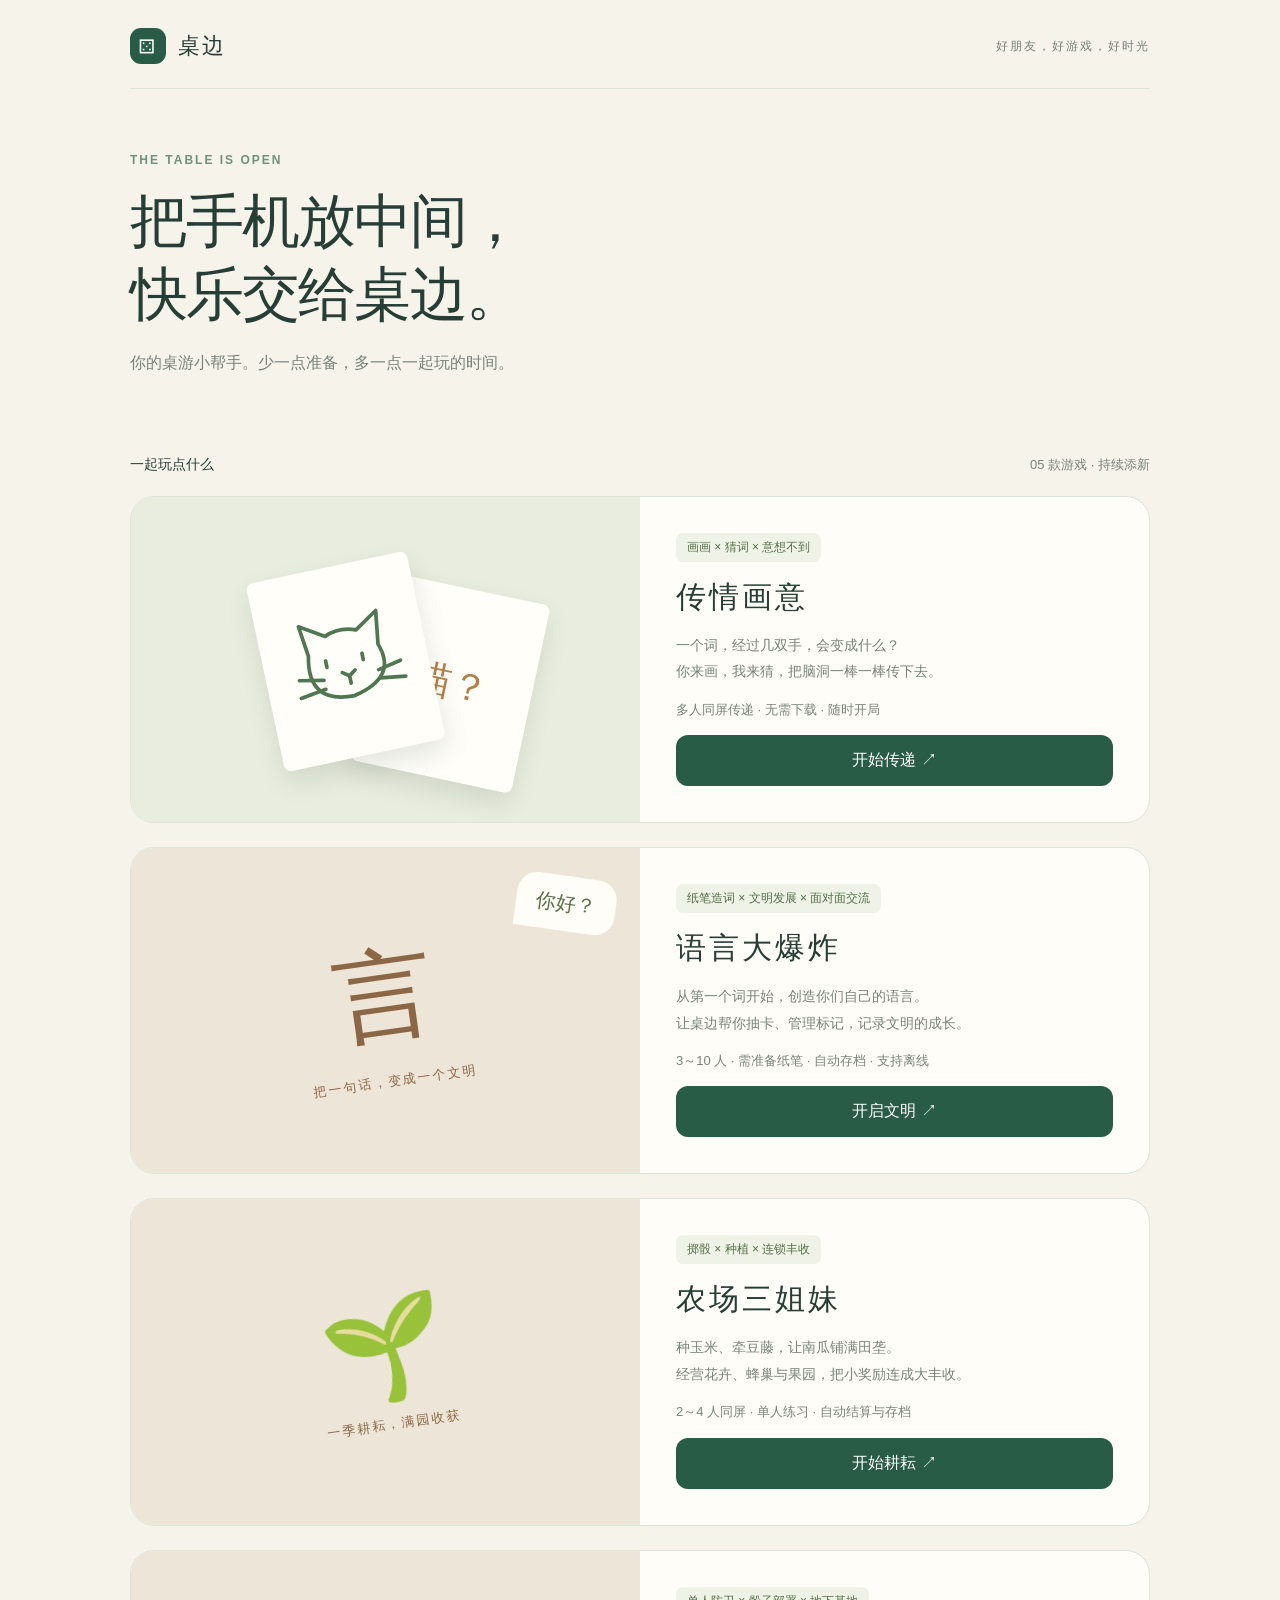
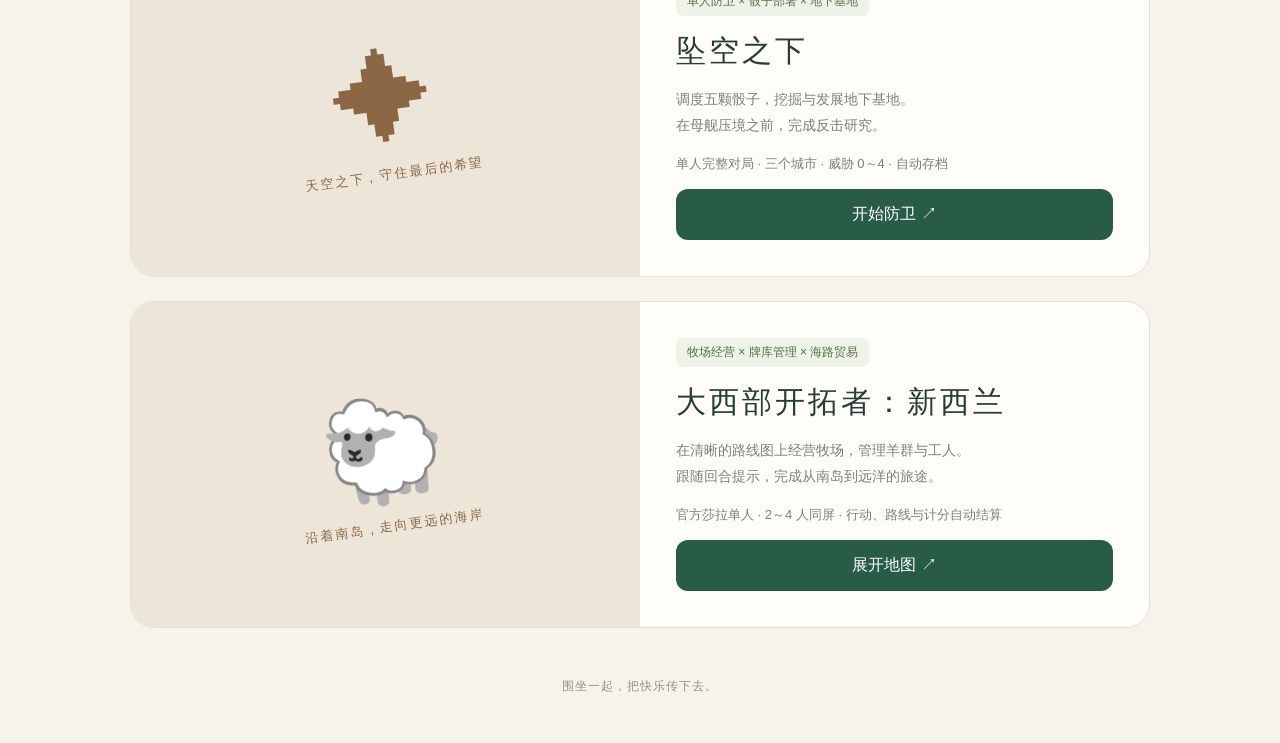
<file: index.html>
<!doctype html>
<html lang="zh-CN">
<head>
  <meta charset="UTF-8">
  <meta name="viewport" content="width=device-width, initial-scale=1, viewport-fit=cover">
  <meta name="theme-color" content="#f6f3eb">
  <meta name="description" content="围坐一起，把快乐传下去。桌游助手合集，支持传情画意与语言大爆炸，一起画画猜词、创造文明。">
  <title>桌边 · 桌游助手</title>
  <link rel="stylesheet" href="./style.css">
  <script type="module" src="./app.js"></script>
</head>
<body><div id="app"></div></body>
</html>
</file>
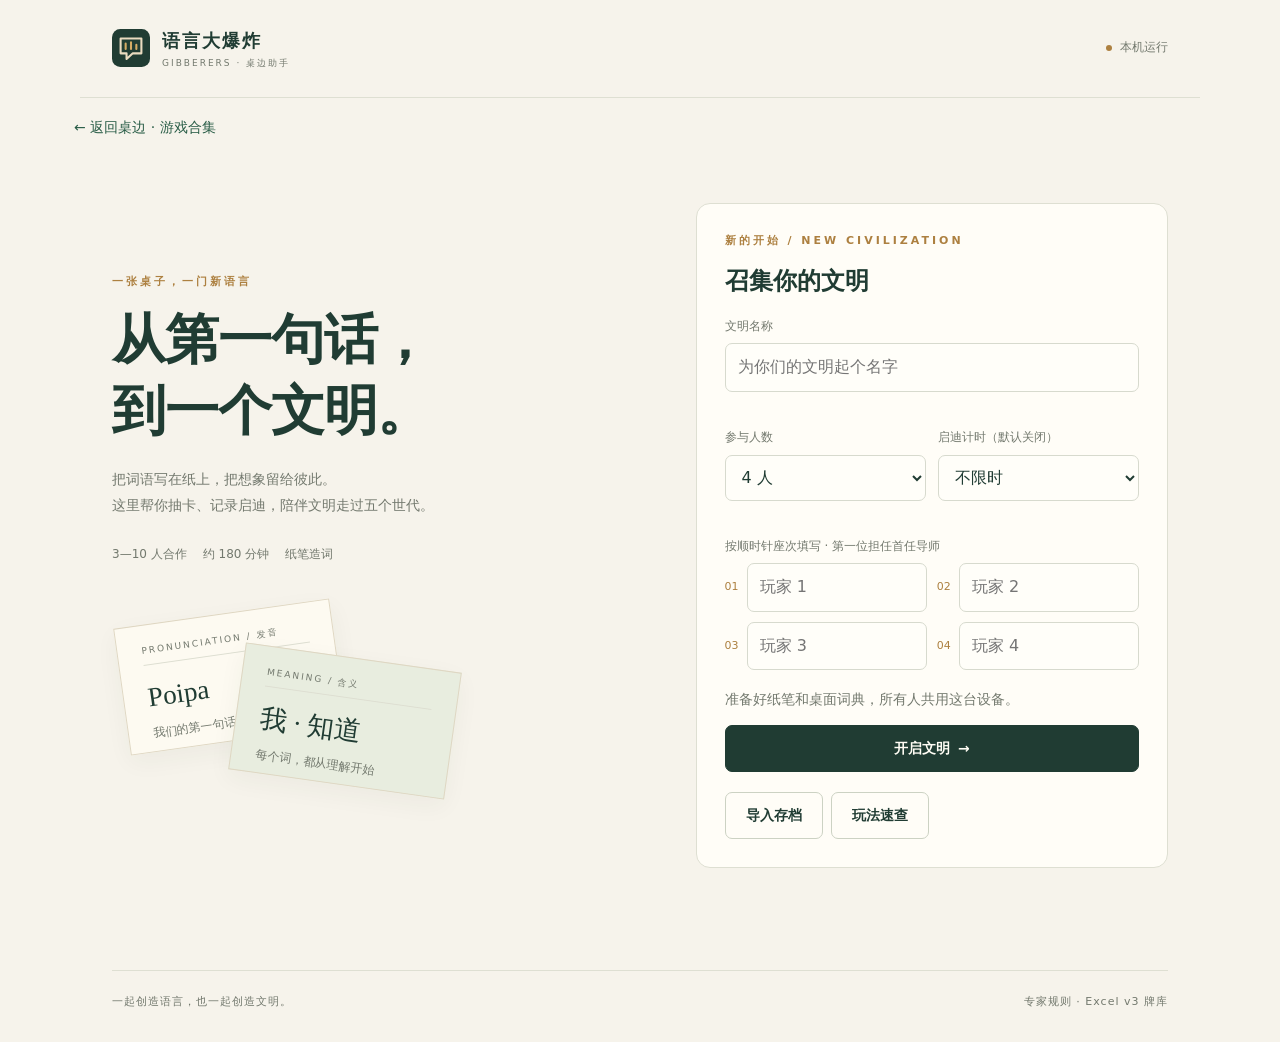
<file: games/gibberers/index.html>
<!doctype html>
<html lang="zh-CN">
<head>
  <meta charset="UTF-8"><meta name="viewport" content="width=device-width, initial-scale=1, viewport-fit=cover">
  <meta name="theme-color" content="#203c33"><meta name="description" content="语言大爆炸线下桌游助手。纸笔造词，面对面交流；离线抽卡、管理标记和文明结算。">
  <link rel="icon" href="./assets/icon.svg" type="image/svg+xml"><link rel="manifest" href="./manifest.webmanifest"><link rel="stylesheet" href="./style.css">
  <title>语言大爆炸 · 桌边助手</title>
</head>
<body>
  <header class="site-header"><a class="brand" href="./" aria-label="语言大爆炸首页"><img src="./assets/icon.svg" alt="" width="38" height="38"><span>语言大爆炸<small>GIBBERERS · 桌边助手</small></span></a><div class="status"><i id="offline-dot"></i><span id="offline-status">本机运行</span></div></header>
  <nav class="collection-nav" aria-label="游戏合集"><a href="../../">← 返回桌边 · 游戏合集</a></nav>
  <main id="app"><div class="loading">正在准备文明的第一句话……</div></main>
  <footer>一起创造语言，也一起创造文明。<span>专家规则 · Excel v3 牌库</span></footer>
  <div id="toast" role="status" aria-live="polite"></div>
  <dialog id="modal"><div id="modal-content"></div><button class="button secondary modal-close" id="modal-close">关闭</button></dialog>
  <input id="import-file" type="file" accept="application/json,.json" hidden>
  <noscript>此工具需要启用 JavaScript；所有游戏操作在当前设备执行。</noscript>
  <script type="module" src="./app.js"></script>
</body>
</html>
</file>
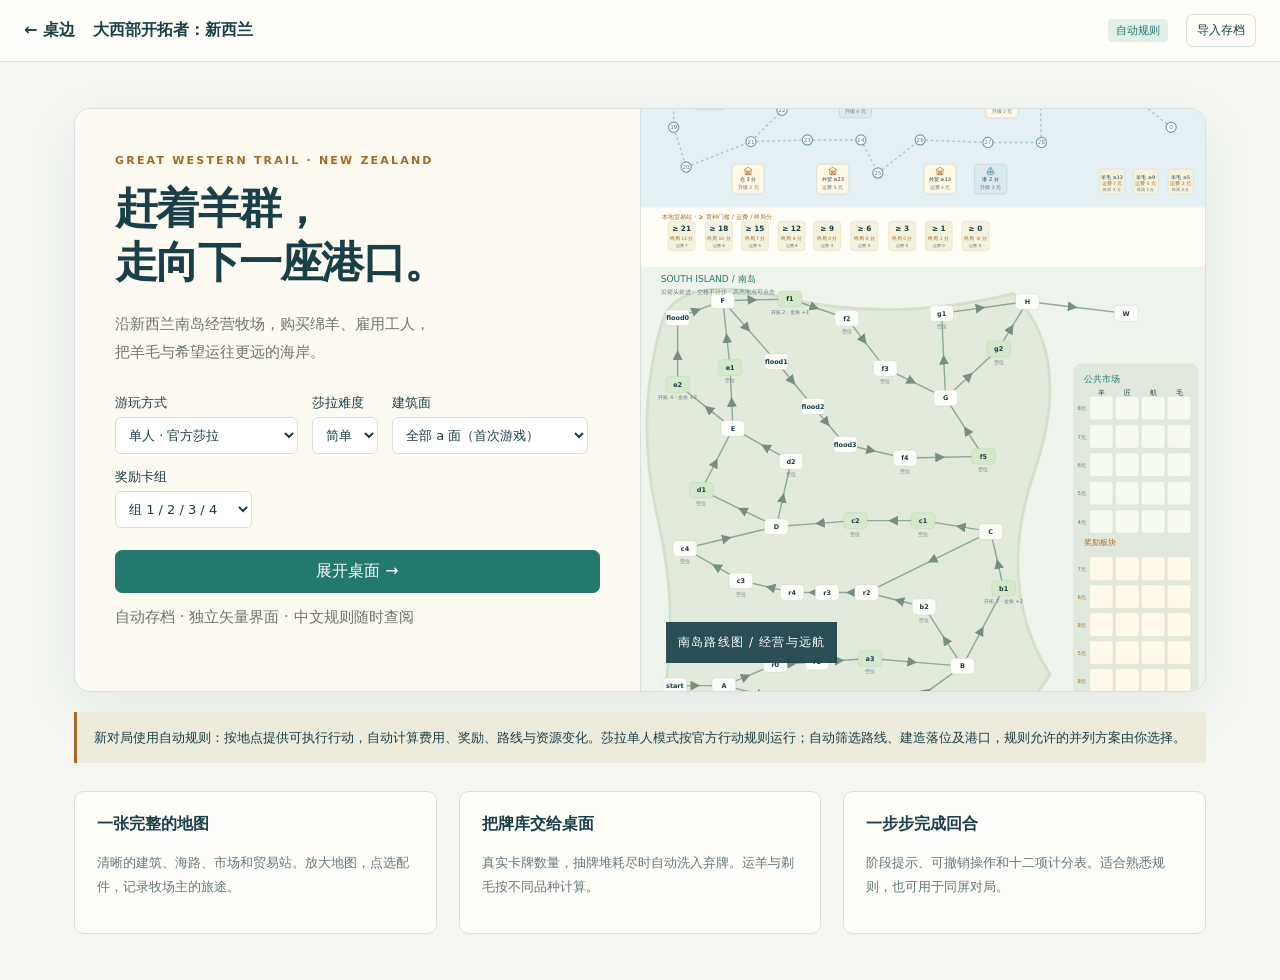
<file: games/great-western-trail-new-zealand/index.html>
<!doctype html>
<html lang="zh-CN"><head><meta charset="utf-8"><meta name="viewport" content="width=device-width,initial-scale=1,viewport-fit=cover"><meta name="theme-color" content="#163f3b"><link rel="icon" href="data:,">
<title>大西部开拓者：新西兰 · 桌边</title><link rel="stylesheet" href="./style.css"></head><body><div id="app"><p class="loading">正在展开新西兰地图…</p></div><div id="toast" role="status" aria-live="polite"></div><dialog id="modal"></dialog><script type="module" src="./app.mjs"></script></body></html>
</file>
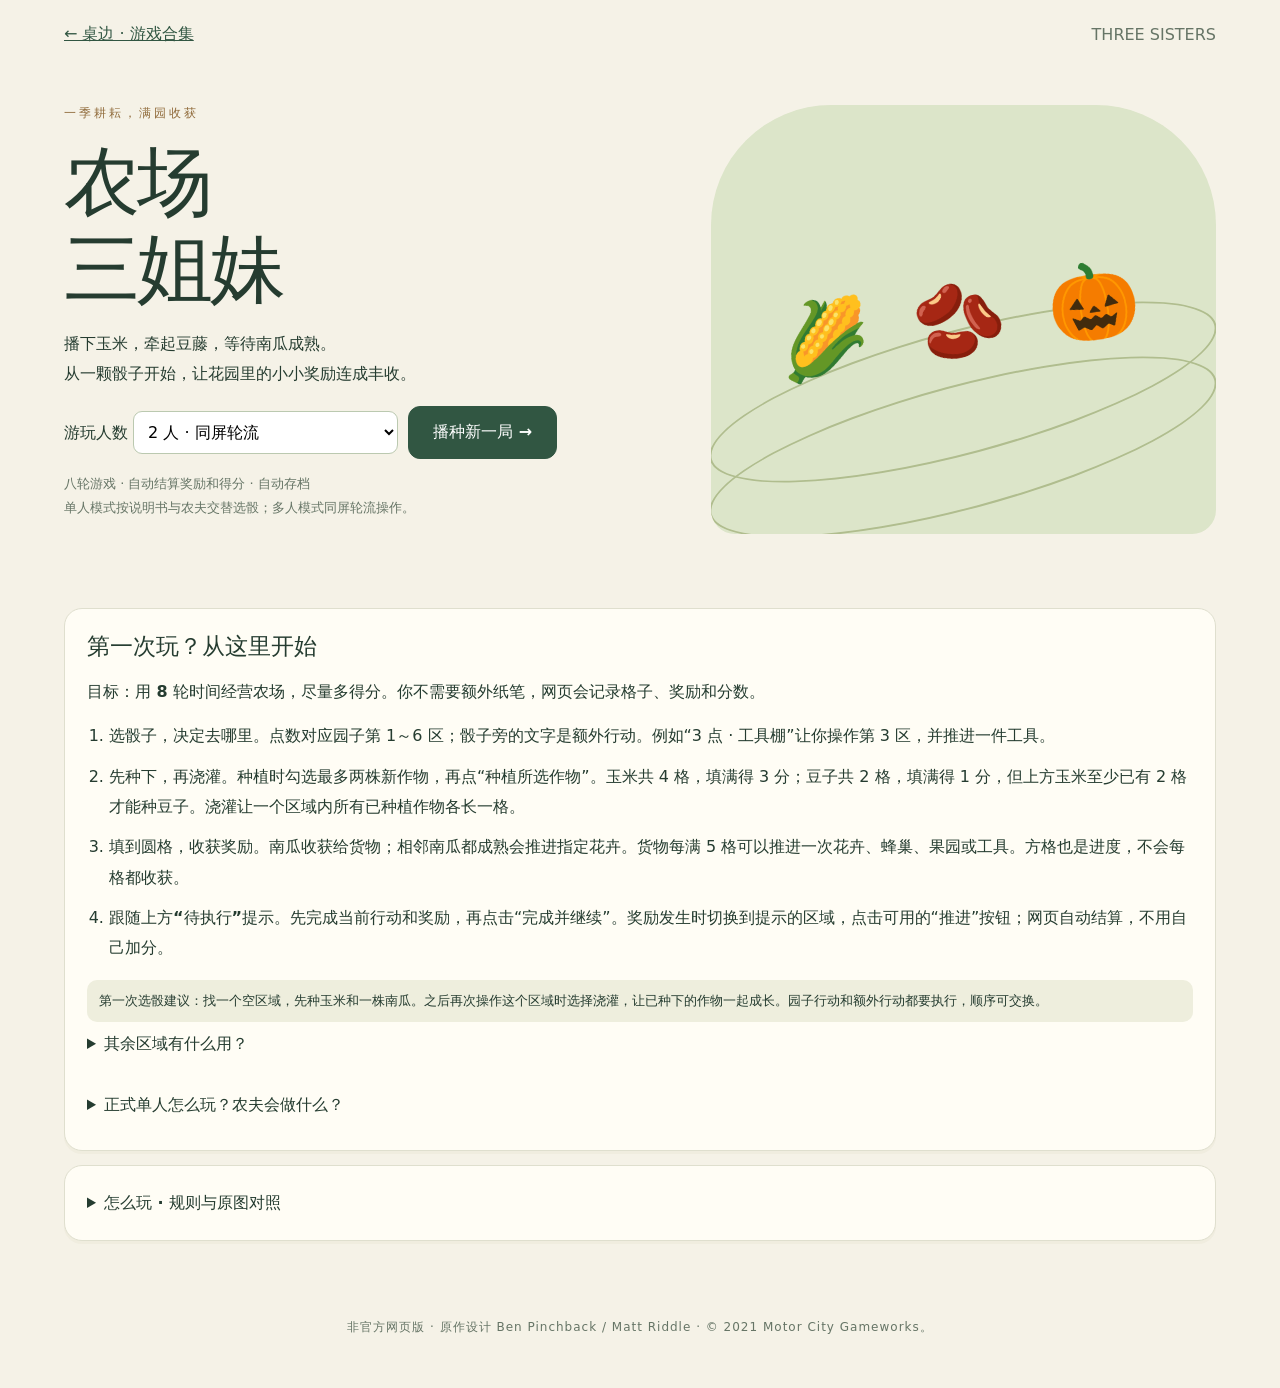
<file: games/three-sisters/index.html>
<!doctype html><html lang="zh-CN"><head><meta charset="utf-8"><meta name="viewport" content="width=device-width,initial-scale=1"><meta name="theme-color" content="#315642"><title>农场三姐妹 · 桌边</title><link rel="stylesheet" href="style.css"></head><body><div id="app"></div><script type="module" src="app.mjs"></script></body></html>
</file>
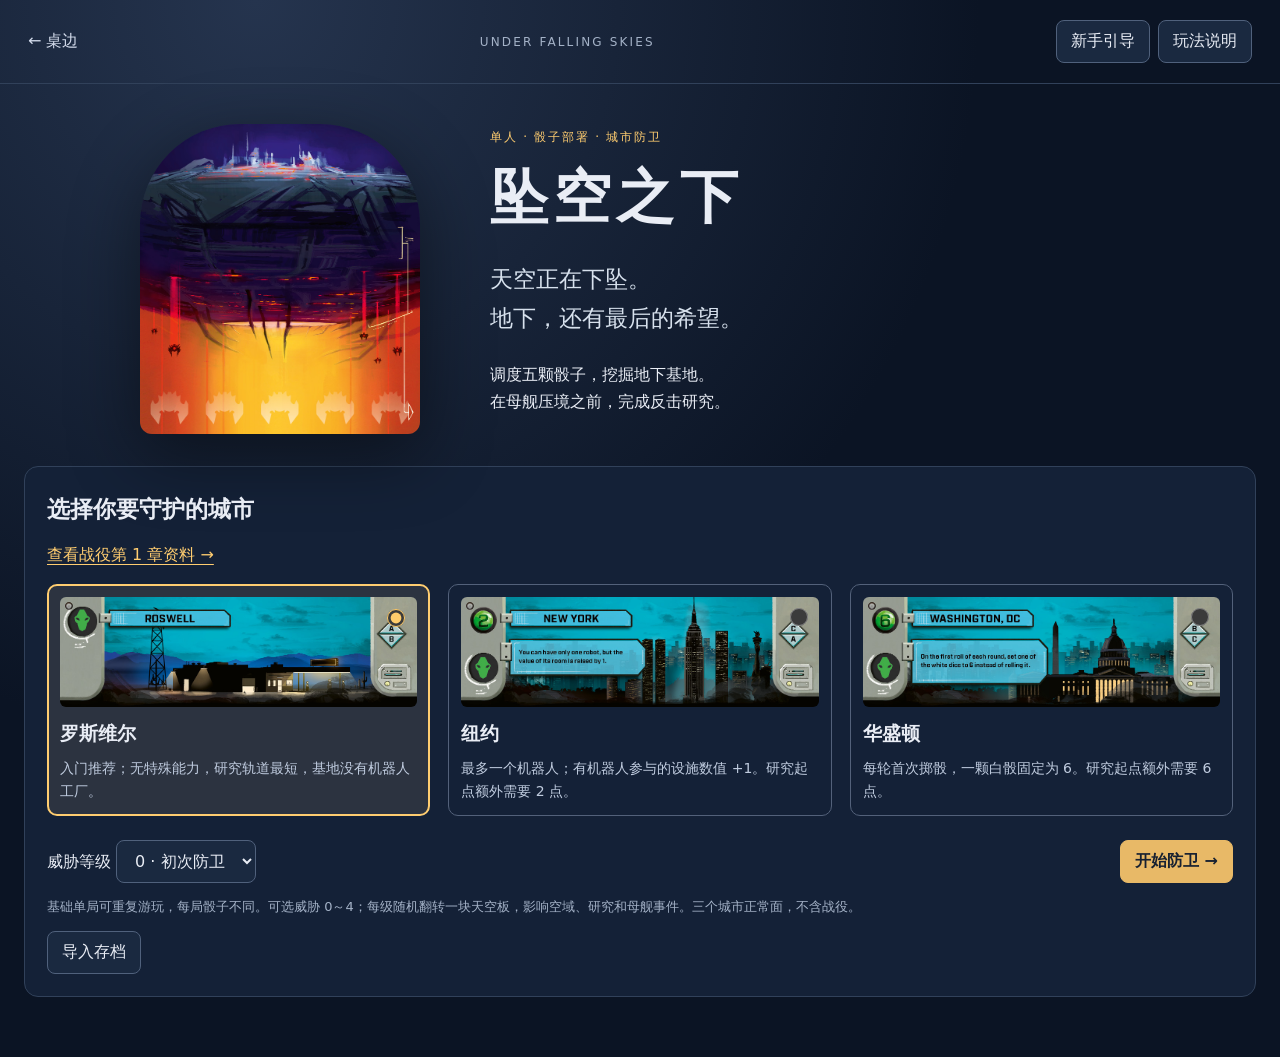
<file: games/under-falling-skies/index.html>
<!doctype html><html lang="zh-CN"><head><meta charset="utf-8"><meta name="viewport" content="width=device-width,initial-scale=1"><meta name="theme-color" content="#0b1424"><title>坠空之下 · 单人防卫</title><link rel="stylesheet" href="style.css"><script type="module" src="app.mjs"></script></head><body><header><a href="../../">← 桌边</a><span>UNDER FALLING SKIES</span><div class="help-actions"><button id="tutorial-start">新手引导</button><button id="help">玩法说明</button></div></header><main id="app"></main><p id="notice" role="status" aria-live="polite"></p><dialog id="guide" aria-labelledby="guide-title">
<div class="guide-heading"><p class="eyebrow">第一次玩，从这里开始</p><h2 id="guide-title">一边发展基地，一边挡住敌舰</h2></div>
<p>你是地下基地的指挥官。每轮用五颗骰子安排工作：发电、研究、派战机，或者向地下挖掘。<b>麻烦在于：骰子放下去时，同一列的敌舰也会向城市靠近。</b>大点数通常能做更多事，却也让敌舰降得更快。</p>
<div class="guide-example"><b>第一次开局建议</b><p>选择「罗斯维尔」和「威胁 0」，点击「开始防卫」。先练习放骰、发电、研究和挖掘。这座城市没有机器人工厂，暂时不用记机器人规则。</p></div>
<h3>先看懂目标和画面</h3>
<ul><li><b>怎样赢：</b>把研究路线全部走完。研究路线中的数字，是进入那一格需要的研究点。</li><li><b>怎样输：</b>城市损伤达到上限，或者母舰降到标有骷髅的那一行，任意一种发生就立即结束。先看空域上方显示的失败线；普通情况下是第 12 行，第三块天空板为高难度面时是第 11 行。</li><li><b>上面是天空：</b>◆ 是敌舰，从上往下飞；最上方的母舰会逐渐压下来。敌舰飞出天空底部、撞到城市时，每艘造成 1 点损伤。</li><li><b>下面是基地：</b>每一格是安排骰子的位置。阴影格还没挖开，不能当作设施使用；橙框标出钻探机当前挖到哪里。</li><li><b>顶部四项数值：</b>轮次是现在第几轮；能源用来支付行动；损伤越高越危险；研究进度越高越接近胜利。</li></ul>
<h3>每轮就做这三件事</h3>
<p class="guide-flow">① 放完五颗骰子 → ② 使用基地设施 → ③ 母舰下降、敌舰重生</p>
<p>新一轮的骰子由网页自动掷好。你只需要决定放哪里、先用哪个设施。指挥台会提示当前该做什么。</p>
<h3>① 放骰子：先看这一列的敌舰</h3>
<ol><li>在指挥台点击一颗骰子，再点击基地中亮起的位置。</li><li><b>五列各放一颗工人骰。</b>同一列已经放过，就不能再放第二颗。放在不同排也算同一列。</li><li>骰子放下后，这一列的所有敌舰立即向下移动，通常移动格数等于骰子点数。基地设施的效果要等五颗骰子全部放完才能使用。</li></ol>
<div class="guide-example"><b>例子：3 点骰子放在哪一列？</b><p>放到第 2 列的充能室，第 2 列所有敌舰先下降 3 格，之后基地阶段才可以发电。如果放在最上排的防空塔，敌舰只下降 2 格，但这颗骰子之后不能发电或研究。</p></div>
<p><b>防空塔：</b>基地最上排的五格，让本列敌舰比骰子点数少降 1 格。1 点骰放进去，敌舰就不下降。</p>
<p><b>白骰要特别留意：</b>每轮有三颗灰骰、两颗白骰。每放下一颗白骰，所有还没放的骰子都会立即重掷，包括另一颗白骰；已经放好的不会变。遇到特别想用的点数，可以先把那颗骰子放好。</p>
<details class="guide-detail"><summary>敌舰落在箭头、⇩、✹ 上，分别会怎样？</summary>
<ul><li><b>‹ / ›：</b>落在这里时，敌舰向左或右移一格。如果目标格已经有敌舰，就留在原处。</li><li><b>⇩：</b>落在这里时，母舰立即下降一行。这次下降不执行右侧的母舰事件，但仍可能碰到失败线。</li><li><b>✹ 加数字：</b>这是战机可以攻击的位置，数字是击落这里的敌舰所需的火力。敌舰落到这里不会自动爆炸。</li></ul><p>这些符号只在敌舰<b>这次移动的终点</b>触发，经过不算。网页会自动移动敌舰并处理结果。同列有多艘敌舰时，它们都会动，因此落点要逐艘看。</p></details>
<h3>② 基地工作：你决定先做哪件事</h3>
<p>五颗骰子放完后，指挥台会列出可用的设施。<b>点击一个设施按钮，就会立即付费并执行。</b>按钮上的「点」表示效果强度，「⚡」表示能源费用；能源不够的按钮会变灰。每颗工人骰只能使用一次。</p>
<p>通常可以先用充能室获得能源，再把能源花在研究、战机或挖掘上。你也可以换顺序，或者放弃某些行动。</p>
<ul><li><b>充能室：</b>增加能源，最多只能加到城市的能源上限，多出来的不保留。</li><li><b>研究中心：</b>沿研究路线前进。这是最终获胜的办法。</li><li><b>战斗机库：</b>击落停在合适爆炸点上的敌舰。它不会攻击任意位置。</li><li><b>机器人工厂：</b>制造可以留到以后使用的蓝色机器人骰，详见下方说明。</li><li><b>防空塔与隧道：</b>基地阶段没有额外行动。防空塔的作用已经在放骰时生效。</li></ul>
<div class="guide-example"><b>怎么看费用和加减值？</b><p>设施写着「⚡1 / −1」，意思是使用时付 1 能源，骰子点数再减 1。例如放了 4 点骰，这次就得到 3 点效果。写着「免费」表示不花能源，并不是效果为零。网页会在行动按钮上算好最终点数。</p></div>
<details class="guide-detail" open><summary>研究怎么算？看一个完整例子</summary>
<p><b>研究点从哪里来？</b>启动研究中心时，把这间房里所有可用骰子的点数相加，再加减房间修正，就得到本次研究点。比如 4 点骰放在修正 −1 的研究中心，得到 3 点研究；若费用是 ⚡1，还要另外支付 1 能源，但仍然得到 3 点研究。放在充能室或战斗机库的骰子不会提供研究点。</p><p>假设接下来三格的费用是 <b>3、1、3</b>，这次研究中心产生 <b>5 点研究</b>：</p><ol><li>花 3 点，走进第一格，还剩 2 点。</li><li>再花 1 点，走进第二格，还剩 1 点。</li><li>第三格需要 3 点，剩下 1 点不够，所以停在第二格。</li></ol><p><b>剩下的 1 点直接失去，不会存到下次。</b>同一轮再使用另一个研究中心，也要单独算，不能把两个中心的研究点先加起来。刚才那第三格仍要一次拿出 3 点才能前进。</p></details>
<details class="guide-detail" open><summary>战机怎样击落敌舰？</summary>
<p>假设这次战斗机库有 <b>4 点火力</b>。天空中所有停在「✹1」到「✹4」上的敌舰都会被击落，不限于放战机骰子的那一列，也不用选一艘。停在「✹5」或没有爆炸数字的格子上的敌舰不会受伤。</p><p><b>紫色敌舰：</b>击落后回到母舰等待，稍后还会出动。<b>白色敌舰：</b>击落后直接离场。因此，打紫舰能争取时间，打白舰能减少敌人。</p></details>
<details class="guide-detail"><summary>跨两格、三格的大型设施怎么用？</summary>
<p>标着「2 格设施」或「3 格设施」的是一个完整设施，必须每格都有可用骰子才能启动。把这些骰子的点数加起来，再应用一次设施的加减值，并且只付一次能源费用。</p><p>例如一个两格研究中心，费用 2 能源、修正为 0，放了 3 点和 4 点骰：启动一次花 2 能源，得到 7 点研究。只有一格有骰子时不能使用。机器人也可以帮忙填格子。</p></details>
<h3>想用更深的房间？先安排挖掘</h3>
<p>挖掘分成两步：<b>放骰阶段安排任务，基地阶段付费完成。</b></p><ol><li>放骰时，选一颗骰子，再点阴影中的目标格。点数必须够从钻探机走到那里。</li><li>距离按蛇形路线数：第一排从右往左，下一排从左往右，如此交替。网页会标出可挖的位置和所需距离，不用自己逐格数。</li><li>基地阶段，点击「完成挖掘」，支付 1 能源，钻探机就前进到目标格，沿途的格子全部挖开。</li></ol>
<div class="guide-example"><b>例子：用 4 点骰向前挖</b><p>你可以选距离钻探机 1～4 格的位置，不一定非要挖满 4 格。完成任务只花 1 能源。注意：敌舰仍然按骰子的 4 点移动，不会按实际挖了几格来移动。</p></div>
<p>每轮最多安排一次挖掘。挖掘骰用完后不能再启动它所在的设施。如果暂时没能源，可以先发电；如果这一轮放弃完成挖掘，就不会挖开任何新格子。</p>
<h3>③ 母舰行动，然后进入下一轮</h3>
<p>做完想做的基地行动，点击「结束基地阶段」。<b>没用的工人骰和没完成的挖掘都会放弃。</b>随后点击「母舰下降与重生」：</p><ol><li>母舰下降一行，降到骷髅线就立即失败。</li><li>执行这一行右侧的事件，例如增加白舰、研究后退、钻探机后退或增加损伤。网页会自动处理，行动记录里可以查看。</li><li>等待中的敌舰从母舰重新出发，紫舰先、白舰后。如果出现几个「第几列」按钮，点击其中一个，决定当前这艘敌舰从哪列出发。</li><li>敌舰安排完，网页自动掷出新一轮的五颗骰子，回到放骰阶段。</li></ol>
<details class="guide-detail"><summary>为什么敌舰只能选某几列重生？</summary><p>优先选完全没有敌舰的列。如果每列都有敌舰，就比较每列离母舰最近的那艘敌舰，优先选它离母舰最远的列。有多个并列位置时由你选；只有一个合法位置时网页会自动安排。降落位置都被占用后，剩下的敌舰留在母舰等待下一轮。</p></details>
<details class="guide-detail"><summary>进阶：机器人怎样使用？</summary>
<p>纽约和华盛顿的基地有机器人工厂。使用工厂后，会得到一颗蓝色机器人骰，点数等于工厂效果，最多为 6。按提示点一个已挖开的空格进行安装。</p>
<ul><li><b>刚造出来的这一轮不能用，下一轮开始才能工作。</b></li><li>机器人可以留在基地里，不用每轮重新制造。启动它所在的设施时，按当前点数提供效果，用完点数减 1，本轮不能再用；降到 0 就移除。</li><li>例如 4 点机器人第一次提供 4 点，用完变成 3 点；下一轮才能再提供 3 点。选择不使用，就不会扣点。</li><li>机器人不会触发敌舰移动，也不占「每列一颗工人骰」的名额。但把工人骰放到机器人所在的同一格，会移除那个机器人。</li><li>大型设施仍须每格都有可用骰子；本轮已用过的机器人不能再次凑数。</li><li>一般最多保留两个机器人，纽约最多一个。可以用「移除」按钮腾位置；新机器人待安装时也可以放弃安装。</li></ul></details>
<details class="guide-detail"><summary>选哪座城市、哪个难度？</summary>
<ul><li><b>罗斯维尔：</b>推荐入门，没有特殊能力，研究路线最短，基地里没有机器人工厂。</li><li><b>纽约：</b>最多一个机器人；有机器人参与的设施，最终效果再加 1。研究路线起点额外需要 2 点。</li><li><b>华盛顿：</b>每轮刚掷骰时，一颗白骰固定为 6；之后因白骰触发的重掷正常进行。研究路线起点额外需要 6 点。</li></ul>
<p><b>威胁 0</b>适合熟悉玩法，<b>威胁 1</b>是规则书建议的标准挑战。等级每加 1，开局就随机把一块天空板换成高难度面，最高 4。高难度会改变敌舰落点效果、研究费用、母舰事件，甚至提前失败线，并非只让敌舰飞得更快。</p><p>当前支持三个城市正常面的基础单局。<a href="campaign.html">战役第 1 章资料</a>可以查看原图，尚未接入战役游玩；城市被毁面也尚未开放。</p></details>
<h3>第一局可以这样想</h3>
<ol><li><b>先看危险：</b>哪一列敌舰快撞到城市了？能否用小点数或防空塔少降几格？</li><li><b>再留能源：</b>这一轮研究和挖掘需要多少能源？不够就安排充能室。</li><li><b>争取研究：</b>看看下一个研究格要几分，尽量凑到能前进的数值。</li><li><b>有余力再发展：</b>挖开更多设施，让以后的选择变多。不要只顾发电和打敌舰而忘了研究。</li></ol>
<p>这不是每轮都必须照做的固定顺序。先尝试一局，看看骰子落下后敌舰怎样移动，会比一次记住所有细节更容易。</p>
<details class="guide-detail"><summary>点错了、关掉网页了，怎么办？</summary><p>「撤销」可以退回最近的行动，最多保留 80 步；骰子的随机状态也会恢复，不会靠撤销重掷出另一组点数。刷新网页后可以继续自动保存的对局，但撤销历史会清空。</p><p>进度保存在当前浏览器。「导出」能把存档下载为文件，「导入」能从文件恢复。换浏览器或清理浏览器数据前，建议先导出。想重新选城市，可以点「新游戏」；正式开始新局前，页面会询问是否覆盖进行中的存档。</p></details>
<p class="muted">非官方网页版。原作 Tomáš Uhlíř / Czech Games Edition。</p><button id="close-guide">明白了，返回游戏</button>
</dialog><input type="file" id="import-file" accept="application/json,.json" hidden></body></html>
</file>
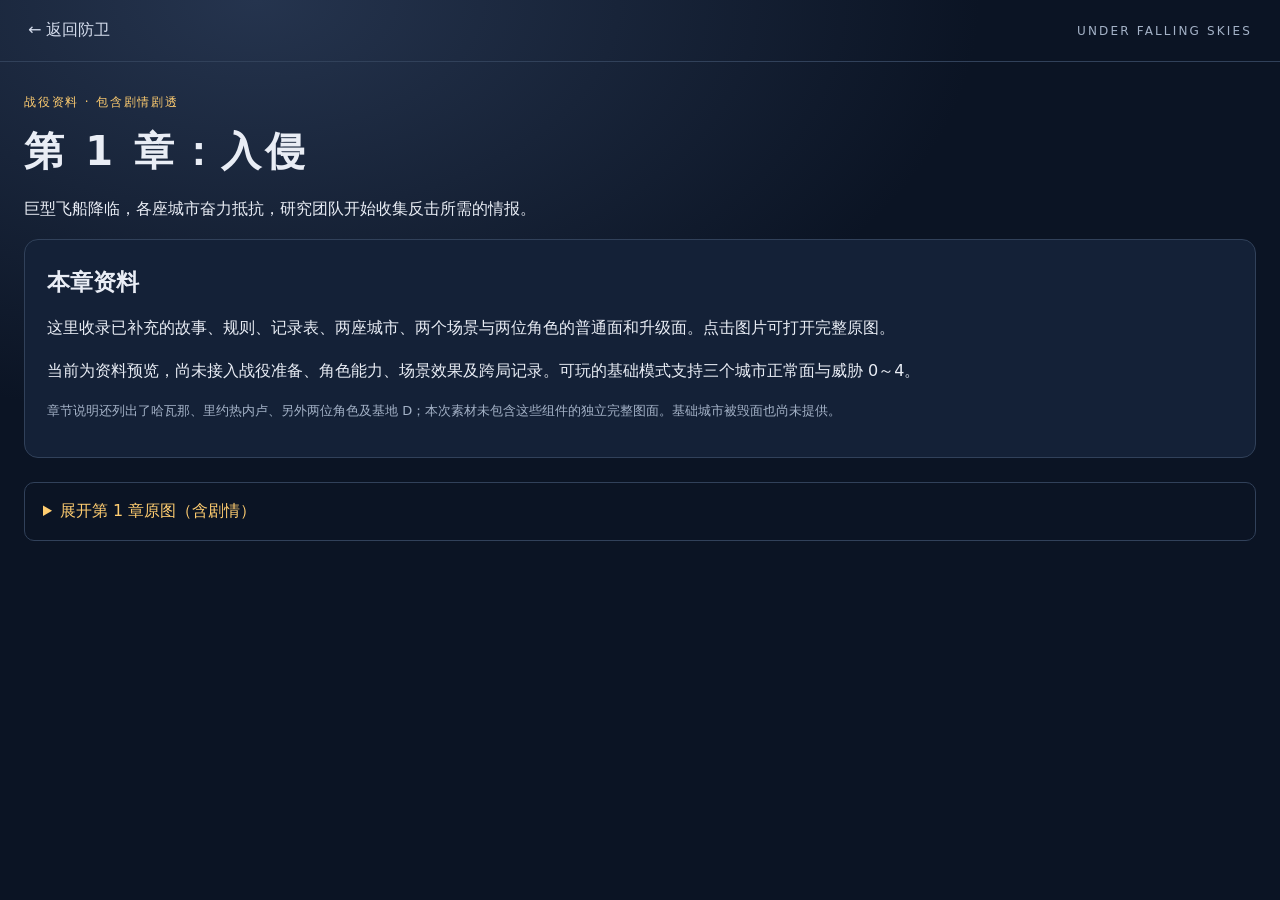
<file: games/under-falling-skies/campaign.html>
<!doctype html><html lang="zh-CN"><head><meta charset="utf-8"><meta name="viewport" content="width=device-width,initial-scale=1"><title>战役第 1 章资料 · 坠空之下</title><link rel="stylesheet" href="style.css"></head><body><header><a href="./">← 返回防卫</a><span>UNDER FALLING SKIES</span></header><main><p class="eyebrow">战役资料 · 包含剧情剧透</p><h1>第 1 章：入侵</h1><p>巨型飞船降临，各座城市奋力抵抗，研究团队开始收集反击所需的情报。</p><section class="panel"><h2>本章资料</h2><p>这里收录已补充的故事、规则、记录表、两座城市、两个场景与两位角色的普通面和升级面。点击图片可打开完整原图。</p><p>当前为资料预览，尚未接入战役准备、角色能力、场景效果及跨局记录。可玩的基础模式支持三个城市正常面与威胁 0～4。</p><p class="muted">章节说明还列出了哈瓦那、里约热内卢、另外两位角色及基地 D；本次素材未包含这些组件的独立完整图面。基础城市被毁面也尚未提供。</p></section><details class="campaign-gallery"><summary>展开第 1 章原图（含剧情）</summary><div class="reference-grid"><figure><a href="assets/campaign-1/chapter-1-story.jpg" target="_blank" rel="noopener"><img src="assets/campaign-1/chapter-1-story.jpg" alt="第 1 章 · 故事漫画原图"></a><figcaption>第 1 章 · 故事漫画 · <a href="assets/campaign-1/chapter-1-story.jpg" target="_blank" rel="noopener">打开原图 ↗</a></figcaption></figure><figure><a href="assets/campaign-1/chapter-1-guide.jpg" target="_blank" rel="noopener"><img src="assets/campaign-1/chapter-1-guide.jpg" alt="第 1 章 · 入侵与补充规则原图"></a><figcaption>第 1 章 · 入侵与补充规则 · <a href="assets/campaign-1/chapter-1-guide.jpg" target="_blank" rel="noopener">打开原图 ↗</a></figcaption></figure><figure><a href="assets/campaign-1/campaign-record.jpg" target="_blank" rel="noopener"><img src="assets/campaign-1/campaign-record.jpg" alt="战役记录表原图"></a><figcaption>战役记录表 · <a href="assets/campaign-1/campaign-record.jpg" target="_blank" rel="noopener">打开原图 ↗</a></figcaption></figure><figure><a href="assets/campaign-1/mexico-city.jpg" target="_blank" rel="noopener"><img src="assets/campaign-1/mexico-city.jpg" alt="墨西哥城原图"></a><figcaption>墨西哥城 · <a href="assets/campaign-1/mexico-city.jpg" target="_blank" rel="noopener">打开原图 ↗</a></figcaption></figure><figure><a href="assets/campaign-1/montreal.jpg" target="_blank" rel="noopener"><img src="assets/campaign-1/montreal.jpg" alt="蒙特利尔原图"></a><figcaption>蒙特利尔 · <a href="assets/campaign-1/montreal.jpg" target="_blank" rel="noopener">打开原图 ↗</a></figcaption></figure><figure><a href="assets/campaign-1/battle-story.jpg" target="_blank" rel="noopener"><img src="assets/campaign-1/battle-story.jpg" alt="空中之战 · 故事原图"></a><figcaption>空中之战 · 故事 · <a href="assets/campaign-1/battle-story.jpg" target="_blank" rel="noopener">打开原图 ↗</a></figcaption></figure><figure><a href="assets/campaign-1/battle-for-the-sky.jpg" target="_blank" rel="noopener"><img src="assets/campaign-1/battle-for-the-sky.jpg" alt="空中之战 · 场景规则原图"></a><figcaption>空中之战 · 场景规则 · <a href="assets/campaign-1/battle-for-the-sky.jpg" target="_blank" rel="noopener">打开原图 ↗</a></figcaption></figure><figure><a href="assets/campaign-1/reinforcements-story.jpg" target="_blank" rel="noopener"><img src="assets/campaign-1/reinforcements-story.jpg" alt="增援 · 故事原图"></a><figcaption>增援 · 故事 · <a href="assets/campaign-1/reinforcements-story.jpg" target="_blank" rel="noopener">打开原图 ↗</a></figcaption></figure><figure><a href="assets/campaign-1/reinforcements.jpg" target="_blank" rel="noopener"><img src="assets/campaign-1/reinforcements.jpg" alt="增援 · 场景规则原图"></a><figcaption>增援 · 场景规则 · <a href="assets/campaign-1/reinforcements.jpg" target="_blank" rel="noopener">打开原图 ↗</a></figcaption></figure><figure><a href="assets/campaign-1/samantha-reporter.jpg" target="_blank" rel="noopener"><img src="assets/campaign-1/samantha-reporter.jpg" alt="Samantha Legrand · 记者原图"></a><figcaption>Samantha Legrand · 记者 · <a href="assets/campaign-1/samantha-reporter.jpg" target="_blank" rel="noopener">打开原图 ↗</a></figcaption></figure><figure><a href="assets/campaign-1/samantha-journalist.jpg" target="_blank" rel="noopener"><img src="assets/campaign-1/samantha-journalist.jpg" alt="Samantha Legrand · 升级面原图"></a><figcaption>Samantha Legrand · 升级面 · <a href="assets/campaign-1/samantha-journalist.jpg" target="_blank" rel="noopener">打开原图 ↗</a></figcaption></figure><figure><a href="assets/campaign-1/jackson-colonel.jpg" target="_blank" rel="noopener"><img src="assets/campaign-1/jackson-colonel.jpg" alt="Jackson Moss · 上校原图"></a><figcaption>Jackson Moss · 上校 · <a href="assets/campaign-1/jackson-colonel.jpg" target="_blank" rel="noopener">打开原图 ↗</a></figcaption></figure><figure><a href="assets/campaign-1/jackson-general.jpg" target="_blank" rel="noopener"><img src="assets/campaign-1/jackson-general.jpg" alt="Jackson Moss · 将军原图"></a><figcaption>Jackson Moss · 将军 · <a href="assets/campaign-1/jackson-general.jpg" target="_blank" rel="noopener">打开原图 ↗</a></figcaption></figure></div></details></main></body></html>
</file>
<file: style.css>
:root{font-family:Inter,"PingFang SC","Microsoft YaHei",sans-serif;color:#263e35;background:#f6f3eb;font-synthesis:none;--green:#285c46;--muted:#788279;--line:#dfE3d8}*{box-sizing:border-box}body{margin:0}button,input{font:inherit}button{cursor:pointer}button:disabled{cursor:not-allowed;opacity:.45}button:focus-visible,a:focus-visible,input:focus-visible{outline:3px solid #db9f45;outline-offset:4px}button{border:0}a{color:inherit}.shell{max-width:1100px;margin:auto;padding:28px 40px 48px}.topbar{display:flex;align-items:center;justify-content:space-between;padding-bottom:24px;border-bottom:1px solid var(--line);gap:12px}.brand{font-weight:800;letter-spacing:2px;font-size:22px;display:flex;align-items:center;gap:12px}.brand-icon{background:var(--green);color:#fff;width:36px;height:36px;border-radius:11px;display:grid;place-items:center;font-size:25px}.tag,.eyebrow{font-size:12px;letter-spacing:2px;color:var(--muted)}.hero{padding:64px 0 40px;position:relative}.eyebrow{color:#71907c;font-weight:700}.hero h1{font-size:clamp(34px,6vw,58px);letter-spacing:-2px;line-height:1.25;margin:18px 0}.hero p,.sub{color:var(--muted);line-height:1.85}.hero p{font-size:16px}.section-label{display:flex;justify-content:space-between;align-items:center;margin:20px 0;font-size:14px}.game-card{display:grid;grid-template-columns:1fr 1fr;border:1px solid #dce3d8;border-radius:24px;overflow:hidden;background:#fffdf8}.game-art{background:#e8eddf;min-height:300px;display:flex;align-items:center;justify-content:center;position:relative;overflow:hidden}.paper{width:164px;height:192px;background:#fffef9;border-radius:7px;box-shadow:0 12px 25px #344a3520;transform:rotate(-10deg);display:grid;place-items:center;color:#517653}.paper.second{position:absolute;transform:rotate(12deg) translate(68px,10px);color:#b58048;font-size:38px;font-weight:bold}.paper.first{z-index:1;transform:rotate(-12deg) translate(-40px,-6px)}.paper svg{width:130px;height:130px}.card-body{padding:36px;align-self:center}.pill{display:inline-block;background:#eef2e7;color:#547046;padding:6px 11px;border-radius:7px;font-size:12px}.card-body h2{font-size:30px;margin:15px 0 8px;letter-spacing:3px}.card-body p{color:var(--muted);font-size:14px;line-height:1.9}.primary{background:var(--green);color:#fff;padding:15px 24px;border-radius:12px;font-weight:600;transition:background .15s}.primary:hover{background:#194732}.wide{width:100%}.card-body .primary{margin-top:14px}.secondary{background:#e9ede3;color:#365640;padding:12px 18px;border-radius:10px}.text-button{background:transparent;color:#657769;padding:9px 0;font-size:14px}.footer{margin-top:50px;text-align:center;color:#8a9388;font-size:12px;letter-spacing:1px}.page{max-width:780px;margin:36px auto}.page h1{font-size:32px;margin:12px 0}.panel{background:#fffdf8;border:1px solid var(--line);border-radius:20px;padding:26px;margin:24px 0}.field-title{font-weight:700;margin:0 0 8px}.hint{font-size:13px;color:var(--muted);line-height:1.7}.round-row{display:flex;justify-content:space-between;gap:20px;align-items:center}.number{width:88px;background:white;border:1px solid #cbd4c6;border-radius:10px;padding:12px}.bank-head{display:flex;justify-content:space-between;align-items:center;gap:12px}.bank-actions{display:flex;gap:12px}.bank-grid{display:grid;grid-template-columns:repeat(2,minmax(0,1fr));gap:10px;margin-top:16px}.bank{display:flex;align-items:center;gap:10px;padding:13px;border:1px solid var(--line);border-radius:10px;cursor:pointer;font-size:13px;background:white}.bank:has(input:checked){border-color:#749373;background:#eef3e9}.bank input{accent-color:var(--green);width:17px;height:17px;flex-shrink:0}.bank span{min-width:0;overflow-wrap:anywhere}.bank small{color:#899282;margin-left:auto;white-space:nowrap}.error{color:#b44835;font-size:14px;min-height:20px}.progress{display:flex;justify-content:space-between;align-items:center;color:var(--muted);font-size:13px;margin-bottom:24px}.word-card{text-align:center;padding:56px 20px;margin:24px 0;background:#fffdf8;border:1px solid var(--line);border-radius:20px}.word{font-size:clamp(30px,6vw,50px);font-weight:800;overflow-wrap:anywhere;margin:24px 0}.actions{display:flex;gap:12px;margin-top:20px}.actions>*{flex:1}.handoff{min-height:100dvh;background:#fff;display:grid;place-items:center;padding:24px}.handoff button{padding:22px 52px;font-size:25px}.prompt{background:#e8eddf;padding:16px 20px;border-radius:12px;margin:18px 0;font-size:18px;overflow-wrap:anywhere}.toolbar{display:flex;align-items:center;gap:9px;flex-wrap:wrap;margin:16px 0}.swatch{width:30px;height:30px;border-radius:50%;border:3px solid #fff;outline:1px solid #d7ddcf}.swatch[aria-pressed=true]{outline:2px solid #263e35}.tool{padding:9px 12px;border-radius:8px;background:#e7ecdf;color:#365640;font-size:13px}.tool[aria-pressed=true]{background:#285c46;color:white}.canvas-wrap{background:white;border:1px solid #d4ddcc;border-radius:16px;overflow:hidden}canvas{width:100%;height:auto;aspect-ratio:1;display:block;touch-action:none;cursor:crosshair}.guess-image{display:block;width:100%;border-radius:16px;border:1px solid var(--line);background:#fff}.guess-input{width:100%;padding:17px;border:1px solid #bdcbbb;border-radius:12px;background:#fff;font-size:20px;margin-top:20px}.recap{border-left:2px dashed #cbd6c3;padding-left:24px;margin:26px 6px}.recap-item{margin-bottom:28px}.recap-item .prompt{margin-top:8px}.recap-item img{max-width:430px}.loading{padding:40px;text-align:center}@media(max-width:600px){.shell{padding:20px 20px 32px}.tag{font-size:10px;letter-spacing:0}.hero{padding:40px 0 26px}.hero h1{letter-spacing:-1px}.game-card{grid-template-columns:1fr}.game-art{min-height:240px}.card-body{padding:26px}.panel{padding:18px}.bank-grid{grid-template-columns:1fr}.page{margin:24px auto}.page h1{font-size:28px}.footer{margin-top:32px}.bank-head{align-items:flex-start}.word-card{padding:38px 15px}.round-row .hint{max-width:210px}}

.game-card + .game-card{margin-top:24px}.game-link{display:block;text-decoration:none;text-align:center}.language-art{background:#ece5d8}.language-symbol{font-size:100px;font-weight:800;color:#8c6745;transform:rotate(-8deg);text-align:center}.language-symbol span{display:block;font-size:13px;font-weight:500;letter-spacing:2px;margin-top:8px}.language-bubble{position:absolute;right:24px;top:28px;background:#fffdf8;padding:14px 20px;border-radius:20px 20px 20px 0;color:#547046;transform:rotate(8deg);font-size:20px}

/* 全屏只改变显示尺寸，保留 900 × 900 画布与笔迹。 */
#drawing-board .swatch{width:36px;height:36px;flex-shrink:0}
.drawing-fullscreen{position:fixed;inset:0;z-index:1000;width:100%;height:100vh;height:100dvh;background:#f6f3eb;display:flex;flex-direction:column;padding: max(8px, env(safe-area-inset-top)) max(8px, env(safe-area-inset-right)) max(8px, env(safe-area-inset-bottom)) max(8px, env(safe-area-inset-left));overscroll-behavior:none}
.drawing-fullscreen .toolbar{flex-shrink:0;margin:0 0 8px;gap:8px;max-height:40%;overflow:auto;padding:4px}
.drawing-fullscreen .tool{min-height:44px}
.drawing-fullscreen .canvas-stage{flex:1;min-height:0;container-type:size;display:grid;place-items:center}
.drawing-fullscreen .canvas-wrap{width:min(100cqw,100cqh);height:min(100cqw,100cqh);border-radius:8px}
.drawing-fullscreen canvas{width:100%;height:100%}
</file>
<file: games/gibberers/style.css>
:root{color-scheme:light;--paper:#f6f3eb;--ink:#203c33;--muted:#73796e;--line:#dedfd2;--gold:#ad8040;--red:#a44936;--white:#fffdf7}*{box-sizing:border-box}body{margin:0;background:var(--paper);color:var(--ink);font-family:system-ui,-apple-system,"PingFang SC","Microsoft YaHei",sans-serif;line-height:1.65}button,input,select{font:inherit}button,a,input,select{-webkit-tap-highlight-color:transparent}button{cursor:pointer}button:disabled{opacity:.42;cursor:not-allowed}button:focus-visible,a:focus-visible,input:focus-visible,select:focus-visible{outline:3px solid var(--gold);outline-offset:4px}a{color:inherit}.site-header{max-width:1120px;margin:auto;padding:26px 32px;display:flex;align-items:center;justify-content:space-between;border-bottom:1px solid var(--line)}.brand{display:flex;gap:12px;align-items:center;text-decoration:none;font-size:18px;font-weight:750;letter-spacing:2px}.brand small{display:block;font-size:9px;letter-spacing:2px;font-weight:500;color:var(--muted)}.status{display:flex;align-items:center;gap:8px;font-size:12px;color:var(--muted)}.status i{width:6px;height:6px;border-radius:50%;background:var(--gold)}.status i.ready{background:#65865d}main{max-width:1056px;margin:0 auto;min-height:70vh;padding:46px 0 30px}.eyebrow{font-size:11px;font-weight:700;letter-spacing:3px;color:var(--gold);text-transform:uppercase;margin-bottom:14px}h1,h2,h3,p{margin-top:0}h1{font-family:Georgia,"Songti SC",SimSun,serif;font-weight:600;font-size:clamp(34px,5vw,54px);line-height:1.3;letter-spacing:-1px;margin-bottom:20px}h2{font-size:24px;line-height:1.45;font-weight:650;margin-bottom:14px}h3{font-size:16px;margin-bottom:10px}p{margin-bottom:14px}.muted,.description{color:var(--muted);font-size:14px}.hero{display:grid;grid-template-columns:1.1fr 1fr;gap:64px;align-items:center;padding:18px 0 42px}.hero-copy>p{max-width:400px;line-height:1.9}.hero-tags{display:flex;gap:16px;margin:26px 0;font-size:12px;color:var(--muted)}.illustration{height:195px;position:relative;margin-top:38px;max-width:370px}.paper-note{position:absolute;background:#fdfaf1;border:1px solid #dfd7c3;box-shadow:0 8px 24px #203c330c;padding:18px 24px;width:218px;height:128px;transform:rotate(-8deg);left:9px;top:10px}.paper-note:nth-child(2){left:124px;top:54px;transform:rotate(8deg);background:#e8eddf}.paper-note small{font-size:9px;letter-spacing:2px;display:block;color:var(--muted);border-bottom:1px solid var(--line);padding-bottom:6px}.paper-note strong{font-family:Georgia,serif;font-weight:400;font-size:27px;display:block;margin-top:10px}.paper-note span{font-size:12px;color:var(--muted)}.panel{background:var(--white);border:1px solid var(--line);border-radius:14px;padding:28px}.panel.tint{background:#eaf0e5}.field{display:block;margin:18px 0}.field>span{font-size:12px;color:var(--muted);display:block;margin-bottom:7px}input[type=text],input[type=number],select{width:100%;min-height:46px;border:1px solid #d7dace;border-radius:7px;background:#fffef9;padding:10px 12px;color:var(--ink)}.players{display:grid;grid-template-columns:repeat(2,1fr);gap:10px}.players .seat{display:flex;align-items:center;gap:8px}.seat span{font-size:11px;color:var(--gold)}.form-row,.row{display:flex;gap:12px;align-items:center;flex-wrap:wrap}.form-row .field{flex:1}.button{display:inline-flex;gap:8px;align-items:center;justify-content:center;min-height:46px;background:var(--ink);color:#fffdf5;border:1px solid var(--ink);border-radius:7px;padding:11px 20px;font-size:14px;font-weight:600;text-decoration:none;transition:background .15s,transform .15s}.button:hover:not(:disabled){background:#335548}.button.secondary{background:transparent;color:var(--ink);border-color:#ccd2c3}.button.secondary:hover:not(:disabled){background:#eaf0e5}.button.danger{background:var(--red);border-color:var(--red);color:white}.button.small{min-height:36px;padding:6px 12px;font-size:12px}.button.full{width:100%}.text-button{border:0;background:none;color:var(--muted);text-decoration:underline;text-underline-offset:4px;padding:8px;font-size:12px}.toolbar{display:flex;flex-wrap:wrap;gap:8px;margin-top:20px}.resume{margin-bottom:20px;display:flex;justify-content:space-between;align-items:center;gap:20px;border-left:3px solid var(--gold)}.resume p{margin:0}.game-header{display:flex;justify-content:space-between;align-items:start;gap:20px;margin-bottom:24px}.game-header h1{font-size:32px;margin-bottom:8px}.mentor-badge{background:#e8eddf;border-radius:8px;padding:12px 20px;font-size:14px;flex-shrink:0}.mentor-badge small{display:block;color:var(--muted);font-size:10px;letter-spacing:2px}.generations{display:grid;grid-template-columns:repeat(5,1fr);gap:8px;margin-bottom:28px}.generation{border-top:3px solid var(--line);padding:10px 4px;color:#919789;font-size:12px}.generation.active{border-color:var(--gold);color:var(--ink)}.generation.done{border-color:#789072;color:var(--ink)}.generation span{float:right;font-variant-numeric:tabular-nums}.game-grid{display:grid;grid-template-columns:minmax(0,1fr) 270px;gap:24px}.stage-label{color:var(--gold);font-size:11px;letter-spacing:2px;margin-bottom:10px}.stage-content{min-height:310px}.actions{display:flex;gap:10px;flex-wrap:wrap;margin-top:24px}.side-panel{padding:22px;height:fit-content}.tokens{display:flex;gap:9px;margin:17px 0}.token{height:31px;width:31px;border:1px solid var(--ink);border-radius:50%;background:var(--ink);color:var(--paper);display:grid;place-items:center;font-size:14px}.token.empty{background:transparent;color:#c6ccbd;border-color:#c6ccbd}.stat-line{display:flex;justify-content:space-between;align-items:center;padding:10px 0;border-bottom:1px solid var(--line);font-size:13px}.stat-line:last-child{border-bottom:0}.stat-line strong{font-variant-numeric:tabular-nums;font-size:16px}.type-mark{display:inline-block;width:8px;height:8px;border-radius:2px;background:var(--mark);margin-right:8px}.count-control{display:flex;align-items:center;gap:22px;margin:26px 0}.count-control strong{font-size:46px;font-family:Georgia,serif;font-weight:400}.count-control small{font-size:16px;color:var(--muted)}.checks{display:flex;flex-wrap:wrap;gap:8px}.check{border:1px solid var(--line);border-radius:6px;background:transparent;color:var(--ink);padding:9px 15px}.check.checked{background:#e8eddf;border-color:#9ba990}.callout{background:#f0eee3;border-left:3px solid var(--gold);padding:14px 17px;font-size:13px;margin:20px 0}.secret-gate{text-align:center;padding:26px 10px}.secret-symbol{font-size:36px;color:var(--gold);margin-bottom:16px}.secret-gate p{max-width:390px;margin:0 auto 24px}.cards{display:grid;gap:18px;margin-top:18px}.knowledge-card{border:1px solid #d8c6a4;border-radius:10px;padding:18px;background:#faf4e6}.knowledge-card h3{font-size:12px;color:var(--gold);letter-spacing:2px}.knowledge-option{display:flex;align-items:center;justify-content:space-between;gap:10px;width:100%;text-align:left;padding:13px 8px;background:transparent;border:0;border-top:1px solid #e7ddc8;color:var(--ink)}.knowledge-option:hover{background:#eee4d1}.knowledge-option strong{font-size:15px;font-weight:600}.knowledge-option small{display:block;font-size:10px;color:var(--muted);margin-top:4px}.icons{font-size:10px;flex-shrink:0;color:var(--gold)}.hint-list{display:grid;gap:10px;margin-top:20px}.hint{display:flex;justify-content:space-between;align-items:center;gap:12px;background:#f6f5ed;padding:13px 15px;border-radius:8px}.hint p{font-size:12px;color:var(--muted);margin:3px 0 0}.hint strong{font-size:14px}.timer{margin-top:20px;padding-top:18px;border-top:1px solid var(--line)}#timer-value{font-size:32px;letter-spacing:2px;font-variant-numeric:tabular-nums}.timer.expired #timer-value{color:var(--red)}.answer-box{background:#eaf0e5;border:1px solid #cad6be;border-radius:10px;padding:22px;margin:18px 0}.answer-box .answer{font-size:29px;font-family:Georgia,"Songti SC",serif;margin:8px 0}.badge{display:inline-block;border:1px solid #c8d4bc;font-size:11px;padding:3px 9px;border-radius:99px;margin-right:5px}.reward-row{display:flex;justify-content:space-between;gap:10px;align-items:center;border-bottom:1px solid var(--line);padding:10px 0;font-size:13px}.reward-row:last-child{border-bottom:0}.score-hero{text-align:center;background:var(--ink);color:#f4ecd9;padding:38px 20px;border-radius:12px;margin:20px 0}.score-hero strong{display:block;font-size:80px;font-family:Georgia,serif;font-weight:400;line-height:1.2}.score-hero p{margin:12px 0 0;color:#d5d9c9}.score-breakdown{display:grid;grid-template-columns:repeat(3,1fr);gap:10px;text-align:center;margin:24px 0}.score-breakdown strong{display:block;font-size:24px}.score-breakdown small{font-size:12px;color:var(--muted)}.history-list{list-style:none;padding:0}.history-list li{border-bottom:1px solid var(--line);padding:12px 0;font-size:13px;display:flex;gap:12px}.history-list small{display:block;color:var(--muted)}.history-list .result{margin-left:auto;white-space:nowrap}.ancestor-tabs{display:flex;gap:8px;flex-wrap:wrap;margin:14px 0}.ancestor-tabs .selected{background:var(--ink);color:white}.ancestor-image{display:block;width:100%;height:auto;border-radius:8px;border:1px solid var(--line)}.image-wrap{position:relative;cursor:crosshair}.image-pointer{position:absolute;width:32px;height:32px;border:3px solid #c65435;box-shadow:0 0 0 3px #fff9;border-radius:50%;transform:translate(-50%,-50%);pointer-events:none}dialog{max-width:760px;width:calc(100% - 32px);max-height:90dvh;border:1px solid var(--line);border-radius:14px;background:var(--white);color:var(--ink);padding:28px;box-shadow:0 20px 100px #10201933}dialog::backdrop{background:#15251ecc;backdrop-filter:blur(3px)}.modal-close{margin-top:22px}.rules-list{padding-left:20px;font-size:14px}.rules-list li{margin:12px 0}#toast{position:fixed;bottom:24px;left:50%;transform:translate(-50%,20px);background:var(--ink);color:white;padding:12px 22px;border-radius:9px;max-width:90vw;font-size:13px;opacity:0;pointer-events:none;transition:.2s;z-index:20}#toast.visible{opacity:1;transform:translate(-50%,0)}footer{max-width:1056px;margin:30px auto 0;border-top:1px solid var(--line);padding:22px 0 30px;font-size:11px;letter-spacing:1px;color:var(--muted);display:flex;justify-content:space-between;gap:14px}.loading{padding:80px 20px;text-align:center}.notice{padding:12px 16px;background:#f4e4da;border-radius:7px;color:#8a4030;font-size:13px;margin-bottom:18px}.instruction-number{color:var(--gold);font-size:11px;margin-right:8px}.mobile-hide{display:inline}
@media(min-width:900px){.cards:has(.knowledge-card:nth-child(2)){grid-template-columns:1fr 1fr}.cards:has(.knowledge-card:nth-child(2)) .knowledge-option{display:block}.cards:has(.knowledge-card:nth-child(2)) .icons{margin-top:6px}.cards:has(.knowledge-card:nth-child(2)) .knowledge-option strong{font-size:13px}}
@media(max-width:1120px){main{padding:34px 28px}footer{margin:20px 28px 0}.hero{gap:35px}.site-header{padding:22px 28px}}
@media(max-width:720px){main{padding:28px 18px}.site-header{padding:18px}.brand{font-size:15px;letter-spacing:1px}.status{font-size:10px}.hero{grid-template-columns:1fr;gap:28px;padding:0}.illustration{display:none}.hero-tags{margin:18px 0 0}.hero-copy>p{max-width:none}.panel{padding:22px}.game-grid{grid-template-columns:1fr;gap:16px}.game-grid>.side-panel{order:-1;display:grid;grid-template-columns:1fr 1fr;gap:16px;padding:15px 18px}.side-panel .resources{border-left:1px solid var(--line);padding-left:14px}.side-panel h3{font-size:12px}.side-panel .stat-line{font-size:11px;padding:3px 0}.side-panel .stat-line strong{font-size:12px}.side-panel .tokens{gap:5px;margin:10px 0}.side-panel .token{width:24px;height:24px;font-size:10px}.side-panel .muted{font-size:10px}.side-panel .timer{margin-top:12px;padding-top:8px}#timer-value{font-size:24px}.game-header h1{font-size:27px}.mentor-badge{padding:9px 12px;font-size:12px}.generation{font-size:10px}.generation span{float:none;display:block}.generations{margin-bottom:18px}.game-header{margin-bottom:16px}.stage-content{min-height:0}.resume{display:block}.resume .actions{margin-top:14px}.hint{padding:12px}.hint .button{padding:7px 10px}.hint p{font-size:11px}.actions .button{flex:1}.toolbar{gap:3px}.toolbar .button{flex:1}.toolbar .text-button{padding:6px}.mobile-hide{display:none}footer{margin:18px;display:block;font-size:10px}footer span{display:block;margin-top:8px}dialog{padding:22px}.score-breakdown{gap:5px}.secret-gate{padding:16px 0}.form-row{gap:10px}.hero h1{font-size:39px}.hero .panel{margin-bottom:20px}}
@media(prefers-reduced-motion:reduce){*{transition:none!important}}
[hidden]{display:none!important}
textarea{width:100%;resize:vertical;border:1px solid #d7dace;border-radius:7px;background:#fffef9;padding:12px;color:var(--ink);font:inherit;line-height:1.7}textarea:focus-visible{outline:3px solid var(--gold);outline-offset:3px}.custom-types{border:0;padding:0;margin:22px 0}.custom-types legend{font-size:13px;color:var(--muted);margin-bottom:12px}.type-choice{display:inline-flex;align-items:center;gap:8px;padding:10px 14px;margin:0 8px 8px 0;border:1px solid var(--line);border-radius:7px;cursor:pointer}.type-choice:has(input:checked){background:#e8eddf;border-color:#9ba990}.type-choice input{accent-color:var(--ink);width:17px;height:17px}.type-choice .type-mark{margin:0}
.game-header>div:first-child{min-width:0;overflow-wrap:anywhere}.mentor-badge{max-width:40%;overflow-wrap:anywhere}

.collection-nav{max-width:1180px;margin:18px auto 0;padding:0 24px;font-size:14px}.collection-nav a{color:var(--green,#285c46);text-decoration:none}.collection-nav a:hover{text-decoration:underline}
</file>
<file: games/great-western-trail-new-zealand/style.css>
:root{--ink:#203d37;--pine:#163f3b;--cream:#f7f3e8;--line:#dcd6c7;--gold:#b7893e;--muted:#747d71}*{box-sizing:border-box}body{margin:0;background:var(--cream);color:var(--ink);font-family:system-ui,-apple-system,'Noto Sans SC',sans-serif}button,input,select,textarea{font:inherit}button,a.button{cursor:pointer;transition:background .15s,transform .15s}button:disabled{opacity:.4;cursor:not-allowed}button:focus-visible,a:focus-visible,input:focus-visible,select:focus-visible{outline:3px solid #d99e39;outline-offset:3px}a{color:inherit}button{border:1px solid var(--line);background:#fffdf6;color:var(--ink);padding:10px 15px;border-radius:7px}button:hover:not(:disabled){background:#e8eedf}button.primary,.button.primary{background:var(--pine);color:white;border-color:var(--pine)}button.danger{color:#a13c31}input,select,textarea{padding:9px;border:1px solid var(--line);border-radius:6px;background:#fff;color:var(--ink);max-width:100%}input[type=number]{width:90px}label{display:flex;gap:9px;align-items:center}h1,h2,h3,p{margin-top:0}h1{font-family:Georgia,'Songti SC',serif;font-weight:600;letter-spacing:.015em}small,.muted{color:var(--muted)}.eyebrow{font-size:11px;letter-spacing:.2em;color:var(--gold);font-weight:800}.top{display:flex;gap:18px;align-items:center;padding:14px 24px;border-bottom:1px solid var(--line);background:#fffdf8}.top .brand{font-size:16px;font-weight:700;text-decoration:none}.top .title{font-weight:600;flex:1}.top .tools{display:flex;gap:7px;flex-wrap:wrap}.top button{font-size:12px;padding:7px 10px}.landing{max-width:1180px;margin:46px auto;padding:0 24px}.hero-nz{display:grid;grid-template-columns:1fr 1fr;min-height:530px;border-radius:16px;overflow:hidden;background:#e9e5d6;border:1px solid var(--line)}.intro{padding:45px 40px;background:#fdfaf1;display:flex;flex-direction:column;justify-content:center}.intro h1{font-size:43px;line-height:1.25;margin:15px 0 20px}.intro p{line-height:1.9;font-size:15px;color:#6c756b}.hero-map{background-size:cover;background-position:center 75%;position:relative;min-height:350px}.hero-map:after{content:'AOTEAROA · NEW ZEALAND';position:absolute;bottom:28px;left:25px;letter-spacing:.2em;color:white;font-size:12px;background:#163f3bcc;padding:12px}.setup-fields{display:flex;gap:14px;flex-wrap:wrap;margin:12px 0 22px}.setup-fields label{display:grid;gap:5px;font-size:13px}.full{width:100%}.notice{padding:14px 17px;background:#ecebdc;border-left:3px solid var(--gold);font-size:13px;line-height:1.8;margin:20px 0}.landing .features{display:grid;grid-template-columns:repeat(3,1fr);gap:22px;margin-top:28px}.features article{padding:22px;border:1px solid var(--line);background:#fffdf8;border-radius:10px}.features h3{font-size:16px}.features p{font-size:13px;line-height:1.8;color:var(--muted)}.statusbar{display:flex;align-items:center;gap:14px;padding:12px 24px;background:var(--pine);color:#fff}.statusbar .round{font-size:12px;color:#d6dfcf}.statusbar strong{font-size:17px}.phase-pill{border:1px solid #708d72;border-radius:30px;padding:6px 12px;font-size:13px}.statusbar .right{margin-left:auto;font-size:12px;color:#d6dfcf}.layout{display:grid;grid-template-columns:minmax(0,1fr) 380px;gap:18px;padding:18px 24px;max-width:1800px;margin:auto}.board-panel{min-width:0;position:relative}.board-toolbar{display:flex;align-items:center;justify-content:space-between;gap:10px;margin-bottom:10px;font-size:12px}.board-toolbar .controls{display:flex;gap:5px}.board-toolbar button{padding:5px 9px}.board-viewport{height:calc(100vh - 268px);min-height:460px;overflow:auto;background:#d9e3d6;border:1px solid #b6c3b6;border-radius:10px;position:relative;overscroll-behavior:contain}.board{width:100%;position:relative;isolation:isolate;min-width:540px;line-height:0}.board .map{width:100%;height:auto;display:block;user-select:none;pointer-events:none}.piece{position:absolute;transform:translate(-50%,-50%);padding:0;border:0;background:transparent;border-radius:3px;line-height:1;min-width:0}.piece.tile{width:8.1%;box-shadow:0 1px 4px #18271f66}.piece.tile img{width:100%;display:block;border-radius:3px}.piece.small-tile{width:4.4%}.piece.token{width:22px;height:22px;background:var(--owner);border:2px solid white;color:white;box-shadow:0 1px 4px #0006;border-radius:50%;font-size:11px;display:grid;place-content:center;font-weight:700;z-index:5}.piece.rancher{width:30px;height:32px;border-radius:40% 40% 30% 30%;font-size:18px}.piece.ship{border-radius:3px;font-size:16px}.piece.warehouse{border-radius:2px}.piece:hover{outline:3px solid #e4b047;z-index:8}.wellington{position:absolute;left:73%;top:44.5%;font-size:11px;padding:8px;border-radius:4px;background:#faf4db;color:#3d4634;border:1px solid #c1a875}.placing .board{cursor:crosshair}.placing-banner{background:#e8cf89;color:#403a29;padding:10px 14px;border-radius:7px;margin-bottom:10px;font-size:13px;display:flex;justify-content:space-between;align-items:center}.placing-banner button{padding:4px 9px}.hand-panel{background:#fffdf8;border:1px solid var(--line);border-radius:10px;margin-top:12px;padding:14px}.hand-head{display:flex;gap:10px;justify-content:space-between;align-items:center;font-size:13px;margin-bottom:10px}.hand-actions,.actions-row{display:flex;gap:7px;flex-wrap:wrap;margin:10px 0}.hand-actions button,.actions-row button{font-size:12px;padding:7px 11px}.cards{display:flex;gap:8px;overflow-x:auto;padding:5px 4px 10px;align-items:flex-start}.card{border:2px solid transparent;background:none;padding:0;border-radius:9px;flex:0 0 89px;position:relative;overflow:hidden;line-height:0}.card img{width:100%;display:block}.card.selected{border-color:#ae7726;box-shadow:0 0 0 3px #eac984;transform:translateY(-3px)}.card .caption{line-height:1.4;background:#fffef7;font-size:10px;padding:4px;display:block;min-height:23px}.card:hover{background:none;filter:brightness(1.04)}.shelf{display:grid;grid-template-columns:repeat(3,1fr);gap:8px}.shelf .card{width:100%;min-width:0;flex:auto}.shelf.tiles .card img{aspect-ratio:1;object-fit:contain;background:#e9e4d5}.side{min-width:0;background:#fffdf8;border:1px solid var(--line);border-radius:10px;align-self:start;overflow:hidden}.tabs{display:flex;border-bottom:1px solid var(--line);background:#f0eee3}.tabs button{flex:1;border:0;border-radius:0;padding:13px 5px;font-size:12px;background:none;border-bottom:3px solid transparent}.tabs button.active{color:var(--pine);font-weight:800;border-bottom-color:var(--pine);background:#fffdf8}.side-body{padding:18px;max-height:calc(100vh - 205px);overflow:auto}.side h2{font-size:20px;margin-bottom:8px}.side h3{font-size:14px;margin:20px 0 10px}.side p{font-size:13px;line-height:1.8}.side .notice{font-size:12px;padding:10px;margin:12px 0}.resources{display:grid;grid-template-columns:repeat(3,1fr);gap:6px;margin-bottom:15px}.resource{background:#f1eee3;border-radius:6px;padding:9px 7px;font-size:11px;text-align:center;border:1px solid transparent}.resource b{display:block;font-size:21px;color:var(--ink);margin-bottom:3px}.resource:hover{border-color:var(--gold)}.task{padding:12px 0;border-top:1px solid #e9e4d8;display:flex;gap:10px;align-items:flex-start;font-size:13px;line-height:1.7}.task .check{flex-shrink:0;padding:4px 8px;font-size:11px}.task.done{opacity:.5}.worker-row{display:grid;grid-template-columns:1fr repeat(5,25px);gap:5px;align-items:center;font-size:12px;margin:9px 0}.worker-dot{height:22px;border:1px solid var(--line);border-radius:3px;background:#e9e5d9;display:grid;place-content:center}.worker-dot.filled{background:#59745c;color:white}.market-head{display:flex;align-items:center;justify-content:space-between;gap:8px;font-size:13px;margin:16px 0 10px}.market-head button{padding:6px 9px;font-size:11px}.stack-count{border:1px solid var(--line);padding:5px 9px;border-radius:5px;color:var(--muted);font-size:11px}.rules details{border-bottom:1px solid var(--line);padding:11px 0}.rules summary{cursor:pointer;font-size:14px;font-weight:600}.rules p{margin:10px 0 0}.rules-links{display:flex;flex-direction:column;gap:10px;margin:20px 0;font-size:13px}.log-list{font-size:12px;line-height:1.75}.log-list li{padding:8px 0;border-bottom:1px solid var(--line)}.score-wrap{padding:28px;max-width:1100px;margin:auto;overflow:auto}table{width:100%;border-collapse:collapse;background:#fffdf8}th,td{border:1px solid var(--line);padding:12px;text-align:left;font-size:13px}td small{display:block;margin-top:4px;line-height:1.5}td input{width:75px!important}tfoot td{font-size:20px;font-weight:bold;background:#e7ecd9}.score-wrap h1{font-size:32px}#toast{position:fixed;bottom:25px;left:50%;transform:translateX(-50%);background:#243e36;color:white;padding:12px 22px;border-radius:8px;z-index:100;max-width:90vw;box-shadow:0 4px 20px #0003;display:none}#toast.visible{display:block}dialog{max-width:620px;width:calc(100% - 32px);max-height:90vh;padding:0;border:1px solid var(--line);border-radius:14px;color:var(--ink);background:#fffdf8;box-shadow:0 20px 80px #0005}dialog::backdrop{background:#152b27bb}dialog .dialog-body{padding:24px;overflow:auto}dialog h2{font-size:22px;margin-bottom:14px}dialog p{line-height:1.8;font-size:14px}dialog .close{float:right;font-size:16px;padding:3px 10px}.detail-image{max-width:100%;max-height:52vh;display:block;margin:0 auto 18px;object-fit:contain}.form-row{display:flex;gap:12px;align-items:center;flex-wrap:wrap;margin:14px 0}.form-row label{font-size:13px}.dialog-actions{display:flex;gap:9px;flex-wrap:wrap;margin-top:20px}.loading{text-align:center;padding:100px 20px}.curtain{text-align:center;max-width:520px;margin:100px auto;padding:40px}.curtain h1{font-size:34px}.error{color:#a74436;white-space:pre-wrap}.preview-badge{background:#eee5c8;color:#6d5a2c;padding:4px 8px;border-radius:4px;font-size:11px}.chip{padding:4px 8px;border-radius:15px;background:#e6ebdd;font-size:11px;display:inline-block;margin:2px}.hidden{display:none!important}.bottom-note{font-size:11px;color:var(--muted);padding-top:10px}.status-player{display:inline-block;width:10px;height:10px;border-radius:50%;margin-right:6px}.player-select{width:100%;margin-bottom:12px}.dialog-body .cards{flex-wrap:wrap;max-height:60vh;overflow:auto}.dialog-body .card{flex-basis:90px}.kbd-hint{font-size:11px;color:var(--muted)}
@media(min-width:1500px){.layout{grid-template-columns:minmax(0,1fr) 420px}}@media(max-width:900px){.layout{grid-template-columns:1fr;padding:12px;gap:12px}.side-body{max-height:none}.board-viewport{height:64vh;min-height:360px}.top{padding:12px;flex-wrap:wrap;gap:9px}.top .title{font-size:13px}.top .tools{margin-left:auto}.statusbar{padding:10px 12px;gap:8px;flex-wrap:wrap}.statusbar strong{font-size:14px}.hero-nz{grid-template-columns:1fr}.hero-map{min-height:260px;order:-1;background-position:center 60%}.intro{padding:28px}.intro h1{font-size:34px}.landing{margin-top:20px;padding:0 15px}.landing .features{grid-template-columns:1fr;gap:12px}.resources{grid-template-columns:repeat(6,1fr)}.resource{padding:8px 3px}.resource b{font-size:19px}.shelf{grid-template-columns:repeat(5,1fr)}}@media(max-width:500px){.top .title{display:none}.phase-pill{font-size:11px}.statusbar .right{display:none}.board-viewport{height:53vh;min-height:320px}.board{min-width:500px}.resources{grid-template-columns:repeat(3,1fr)}.card{flex-basis:76px}.shelf{grid-template-columns:repeat(3,1fr)}.hand-head{align-items:flex-start;font-size:12px}.board-toolbar{flex-wrap:wrap}.intro h1{font-size:30px}.score-wrap{padding:14px}.score-wrap table{min-width:480px}.side-body{padding:15px}}

.sarah-card{display:block;width:100%;aspect-ratio:410/254;object-fit:contain;border-radius:9px;margin:15px 0 9px;box-shadow:0 3px 12px #0002}.sarah-heading h2{margin:8px 0}.sarah-choices{display:grid;grid-template-columns:1fr 1fr;gap:9px;margin:14px 0}.sarah-choice{padding:8px;display:flex;flex-wrap:wrap;gap:4px;justify-content:center}.sarah-choice img{max-width:100%;height:106px;object-fit:contain}.sarah-choice span{width:100%;font-size:12px;line-height:1.6}.sarah-heading+.sarah-card+p{font-size:12px}
.rule-choice{display:flex;flex-direction:column;gap:5px;align-items:center;max-width:130px;white-space:normal}.rule-choice img{width:100%;max-height:170px;object-fit:contain}.dialog-body form>label{display:flex;flex-direction:column;gap:6px;margin:12px 0}.dialog-body select{max-width:100%;width:100%;white-space:normal}.tasks{display:grid;gap:8px;margin:12px 0}

.move-lines{position:absolute;inset:0;width:100%;height:100%;pointer-events:none;z-index:9}.move-lines polyline{fill:none;stroke:#f5ad23;stroke-width:5;vector-effect:non-scaling-stroke;stroke-linejoin:round;stroke-dasharray:9 5}.move-target{position:absolute;transform:translate(-50%,-50%);width:8.5%;aspect-ratio:1;min-width:36px;min-height:36px;background:transparent;border:3px solid #22bd80;box-shadow:0 0 0 2px #173f35;border-radius:8px;z-index:10;padding:0}.move-target:hover,.move-target.chosen{background:#ffcf4033!important;border-color:#ffcb45;box-shadow:0 0 0 3px #574420}.move-target span{position:absolute;right:-7px;top:-13px;background:#163f3b;color:white;border-radius:12px;font-size:12px;line-height:22px;min-width:24px;padding:0 4px}.move-target.chosen span{background:#725215}.move-routes{display:grid;gap:8px}.move-routes button{text-align:left;line-height:1.6;overflow-wrap:anywhere}.move-routes [aria-pressed=true]{border:2px solid #197554;background:#e9f3e4}.move-routes small{font-size:11px}
.map-choice{position:absolute;transform:translate(-50%,-50%);min-width:32px;min-height:32px;padding:4px;border:3px solid #f8d569;border-radius:50%;background:#164c43ed;color:white;z-index:12;box-shadow:0 0 0 2px #193e35;line-height:1;font-weight:bold}.map-choice.port-choice{border-radius:5px;background:#795414}.map-choice:hover{background:#a87a20!important}.map-choice:focus-visible{outline:3px solid white}
/* Independent route atlas: typography and colors are shared with generated vector faces. */
:root{--ink:#193f48;--pine:#24796e;--cream:#f3f6f1;--line:#d6e1dc;--gold:#a56922;--muted:#62787e}.top{background:#fffdf7;border-bottom:1px solid var(--line)}.hero-nz{box-shadow:0 16px 55px #193f4810}.hero-map{background-size:cover;background-position:center 70%;border-left:1px solid var(--line)}.hero-map:after{content:'南岛路线图 / 经营与远航';background:#193f48e8;letter-spacing:.1em}.intro h1{letter-spacing:-.04em}.statusbar{background:#193f48}.board-viewport{background:#e4f0f3;border-color:#bdcfca}.board .piece.tile{box-shadow:0 2px 6px #193f4826;border:1px solid #779f93}.card{border-radius:10px}.card img{background:#fffdf7}.card .caption{background:#f3f6f1;color:#193f48}.card.selected{border-color:#24796e;box-shadow:0 0 0 3px #a9d7c6}.shelf.tiles .card img{background:#fffdf7}.side{box-shadow:0 5px 20px #193f4808}.side h2{letter-spacing:-.02em}.resource{background:#edf3ed}.ability-grid{display:grid;grid-template-columns:repeat(2,minmax(0,1fr));gap:10px}.ability{padding:12px;border:1px solid #d6e1dc;border-radius:10px;background:#fffdf7;display:grid;gap:6px;font-size:13px;line-height:1.6}.ability b{color:#62787e}.ability.unlocked{background:#e0f0e6;border-color:#89bca7}.ability.unlocked b{color:#24796e}.warehouse-grid{display:grid;grid-template-columns:repeat(5,1fr);gap:6px}.warehouse-grid .ability{padding:8px;text-align:center}.detail-image{width:auto;min-width:240px;max-height:62vh}.sarah-card{background:#fffdf7}.preview-badge{background:#e0f0e6;color:#24796e}@media(max-width:600px){.ability-grid{grid-template-columns:1fr}.warehouse-grid{grid-template-columns:repeat(5,1fr)}.warehouse-grid .ability{padding:4px;font-size:11px}.detail-image{min-width:0;max-width:100%}}
/* Phone workspace: one focused page, persistent navigation and contextual actions. */
@media(max-width:900px){
 .mobile-game{height:100dvh;display:grid;grid-template-rows:auto auto minmax(0,1fr) auto auto;overflow:hidden;background:#f3f6f1}
 .mobile-header{display:flex;align-items:center;gap:8px;padding:10px 12px;background:#fffdf7;border-bottom:1px solid var(--line);padding-top:max(10px,env(safe-area-inset-top))}.mobile-header>div{flex:1;min-width:0}.mobile-header small{display:block;font-size:11px;color:var(--muted);margin-bottom:5px}.mobile-header strong{display:flex;align-items:center;gap:7px;font-size:14px}.mobile-header strong span{font-size:11px;font-weight:500;margin-left:4px}.mobile-header i{width:9px;height:9px;border-radius:50%;flex-shrink:0}.mobile-header button{width:44px;height:44px;padding:0;font-size:20px}
 .mobile-resources{display:grid;grid-template-columns:repeat(6,1fr);padding:8px 10px;background:#e7efea;gap:4px}.mobile-resources span{font-size:10px;color:var(--muted);text-align:center}.mobile-resources b{display:block;font-size:17px;color:var(--ink);line-height:1.3}
 .mobile-page{min-height:0;overflow:auto;overscroll-behavior:contain;padding:16px 14px}.mobile-page h2{font-size:22px;margin:2px 0 14px}.mobile-page p{font-size:14px;line-height:1.7}.mobile-page button{min-height:44px}.mobile-page>.resources{display:none}.mobile-page .tasks{display:grid;gap:10px}.mobile-page>.primary.full{margin-top:14px}.mobile-page .notice{margin:14px 0}.mobile-page .shelf{grid-template-columns:repeat(2,minmax(0,1fr));gap:12px}.mobile-page .shelf .card .caption{font-size:12px;padding:8px}
 .mobile-nav{grid-row:5;display:grid;grid-template-columns:repeat(5,1fr);background:#fffdf7;border-top:1px solid var(--line);padding:4px 4px max(5px,env(safe-area-inset-bottom));z-index:20}.mobile-nav button{border:0;background:none;border-radius:10px;padding:6px 2px;font-size:11px;min-height:53px}.mobile-nav button>span{display:block;font-size:21px;line-height:24px;margin-bottom:3px}.mobile-nav [aria-current=page]{background:#e0f0e6;color:#186358;font-weight:750}
 .mobile-dock{grid-row:4;display:flex;gap:8px;align-items:center;padding:10px 12px;background:#fffdf7;border-top:1px solid var(--line);box-shadow:0 -6px 20px #193f4808}.mobile-dock>div{flex:1;min-width:0}.mobile-dock strong{display:block;font-size:13px;line-height:1.4}.mobile-dock small{display:block;color:var(--muted);font-size:11px;line-height:1.5;margin-top:3px}.mobile-dock button{min-height:44px;padding:8px 12px;font-size:13px;flex-shrink:0}.mobile-dock [data-mobile-routes]{border:0;background:none;text-decoration:underline;min-height:32px;padding:4px 0;font-size:11px}
 .mobile-map-view{display:flex;flex-direction:column;padding:0;overflow:hidden}.mobile-map-view .board-toolbar{margin:0;padding:6px 8px;flex:none;background:#fffdf7}.mobile-map-view .board-toolbar>span{display:none}.mobile-map-view .controls{width:100%;justify-content:space-between;align-items:center;gap:3px}.mobile-map-view .controls button{min-width:38px;min-height:42px;padding:6px 8px;font-size:12px}.mobile-map-view .controls>span{display:none}.mobile-map-view .board-viewport{flex:1;min-height:0;height:auto;border:0;border-radius:0;touch-action:pan-x pan-y pinch-zoom}.mobile-map-view>.bottom-note{display:none}.mobile-map-view .board{min-width:500px}.mobile-map-view .map-choice{min-width:44px;min-height:44px}.mobile-map-view .move-target{min-width:44px;min-height:44px}.mobile-map-view .piece.tile:not(.small-tile){min-width:44px}.mobile-map-view .piece.token{min-height:30px}.mobile-map-view .placing-banner{flex:none;margin:0;border-radius:0}
 .mobile-page .hand-panel{margin:0;padding:0;border:0;background:none}.mobile-page .hand-head{display:block}.mobile-page .hand-head>span{display:block;margin-top:8px;line-height:1.6}.mobile-page .cards{display:grid;grid-template-columns:repeat(2,minmax(0,1fr));gap:12px;overflow:visible;padding:8px 3px}.mobile-page .cards .card{width:100%;min-width:0}.mobile-page .hand-actions{display:grid;grid-template-columns:repeat(2,1fr);gap:8px}.mobile-page .hand-actions button{padding:10px;font-size:12px}.mobile-page .hand-actions .stack-count{text-align:center;padding:12px}
 dialog{max-width:620px;width:100%;max-height:90dvh;margin:auto auto 0;border-radius:20px 20px 0 0;padding-bottom:env(safe-area-inset-bottom)}dialog .dialog-body{padding:20px 16px;max-height:90dvh;overflow:auto}dialog .close{min-width:44px;min-height:44px}dialog button{min-height:44px}dialog .shelf{grid-template-columns:repeat(2,minmax(0,1fr))}dialog .dialog-actions{position:sticky;bottom:-20px;background:#fffdf7;padding:12px 0 20px;margin-bottom:-20px;border-top:1px solid var(--line);z-index:4}dialog .dialog-actions button{flex:1}dialog select,dialog input{font-size:16px}dialog label{flex-wrap:wrap}dialog .detail-image{max-height:48dvh}.mobile-menu{display:grid;gap:10px}.mobile-menu a{text-align:center;padding:14px}
 #toast{bottom:calc(80px + env(safe-area-inset-bottom));font-size:13px}.landing .hero-map{min-height:170px;max-height:190px}.landing .intro{padding:22px}.landing .intro h1{font-size:28px}.landing .setup-fields{display:grid;grid-template-columns:1fr;gap:12px}.landing .setup-fields select{width:100%;min-height:44px;font-size:16px}
}
.ui-icon{width:24px;height:24px;display:inline-block;vertical-align:middle;flex-shrink:0}.worker-label{display:flex;align-items:center;gap:8px}.worker-label .ui-icon{width:30px;height:30px;color:var(--pine)}.resource>.ui-icon{width:21px;height:21px;color:var(--pine);margin-bottom:3px}
@media(max-width:900px){.mobile-nav .ui-icon{display:block;margin:0 auto 4px;width:23px;height:23px}.mobile-resources .ui-icon{display:inline-block;width:16px;height:16px;margin-right:4px;color:var(--pine)}.mobile-resources b{display:inline-block}.mobile-resources span{line-height:1.5}.mobile-map-view .board{aspect-ratio:2/3}.mobile-page .worker-row{grid-template-columns:1fr repeat(5,23px);gap:4px}.mobile-page .worker-label{font-size:13px}.mobile-page .worker-label .ui-icon{width:27px;height:27px}}
@media(max-width:900px){.mobile-resources .mobile-resource-value{display:flex;justify-content:center;align-items:center;gap:4px;white-space:nowrap}.mobile-resources .mobile-resource-value .ui-icon{margin:0}.mobile-resources .mobile-resource small{display:block;font-size:10px;line-height:1.4;margin-top:2px}.mobile-resources{padding-top:7px;padding-bottom:7px}}
.player-board{--pb-line:#cfdbd1}.pb-section{margin:20px 0;background:#fffdf7;border:1px solid var(--pb-line);border-radius:13px;padding:12px}.pb-section-title{display:flex;align-items:center;justify-content:space-between;gap:8px;margin-bottom:10px}.pb-section-title h3,.side .pb-section-title h3{margin:0;font-size:15px}.pb-section-title>span{font-size:10px;color:var(--muted);white-space:nowrap}.pb-section-title .ui-icon{width:19px;height:19px}.pb-summary{display:grid;grid-template-columns:repeat(4,1fr);gap:6px}.pb-summary>span{display:grid;grid-template-columns:auto auto;justify-content:center;align-items:center;gap:4px;padding:10px 4px;background:#e7efea;border-radius:9px}.pb-summary b{font-size:19px}.pb-summary small{grid-column:span 2;font-size:10px;text-align:center}.pb-summary .ui-icon{width:20px;height:20px;color:var(--pine)}.pb-legend{display:flex;gap:9px;flex-wrap:wrap;font-size:10px;color:var(--muted);margin:8px 0 14px}.pb-worker-track{margin:14px 0 18px}.pb-worker-heading{display:flex;align-items:center;gap:7px;margin-bottom:7px;color:var(--track);font-size:13px}.pb-worker-heading .ui-icon{width:23px;height:23px}.pb-worker-heading>span{margin-left:auto;font-size:11px}.pb-worker-slots{display:grid;grid-template-columns:repeat(5,minmax(0,1fr));gap:5px}.pb-worker-slot{position:relative;min-height:91px;border:1px solid #d7dfd9;background:#f5f5ef;border-radius:7px;padding:4px 2px;color:#718278}.pb-worker-slot.occupied{border-color:var(--track);background:color-mix(in srgb,var(--track) 12%,#fffdf7);color:var(--track)}.pb-worker-slot.next{border:2px dashed var(--track);padding:3px 1px;color:var(--track);background:#fffdf7}.pb-slot-number{display:flex;justify-content:space-between;padding:0 4px;font-size:10px;line-height:15px}.pb-slot-number i{font-style:normal}.pb-reward{display:flex;flex-direction:column;align-items:center;gap:3px;padding-top:4px}.pb-reward .ui-icon{width:24px;height:24px}.pb-reward strong{font-size:10px;font-weight:650;text-align:center;line-height:1.35}.pb-points{position:absolute;bottom:3px;left:0;right:0;text-align:center;font-size:9px;color:#946623}.pb-help,.side p.pb-help{font-size:11px;line-height:1.65;color:var(--muted);margin:8px 0 0}.pb-pending{background:#fff0cc;border:1px solid #dab45b;padding:10px;border-radius:10px;font-size:12px;display:flex;align-items:center;gap:10px}.pb-pending>span{flex:1}.pb-pending button{font-size:12px;padding:7px}.pb-aux-row{display:grid;grid-template-columns:.9fr 1fr 1fr;gap:8px;padding:10px 0;border-bottom:1px solid #e6ece5}.pb-aux-title{display:flex;flex-direction:column;align-items:flex-start;justify-content:center;gap:5px;font-size:12px}.pb-aux-title small{font-size:10px;color:var(--muted)}.pb-aux-title .ui-icon{color:var(--pine)}.pb-disk-slot{display:flex;flex-direction:column;align-items:center;gap:5px;padding:9px 4px;border:1px solid #dce3dc;border-radius:9px;background:#f1f2ec;text-align:center}.pb-disk-face{position:relative;display:grid;place-items:center;width:44px;height:44px;border-radius:50%;background:#d9ded7;border:3px solid #fff;box-shadow:0 0 0 1px #b7c3bb;color:#60756c}.pb-disk-slot.black .pb-disk-face{border-color:#354c45}.pb-disk-status{position:absolute;right:-4px;bottom:-4px;font-size:11px;background:#fffdf7;border:1px solid #bccdc2;line-height:16px;min-width:16px;border-radius:50%}.pb-disk-slot.unlocked{background:#e3f2e7;border-color:#93bca1}.pb-disk-slot.unlocked .pb-disk-face{background:transparent;border-style:dashed;color:#24796e}.pb-disk-slot b{font-size:11px}.pb-disk-slot small{font-size:9px;color:var(--muted);line-height:1.4}.pb-capacity-board{display:grid;grid-template-columns:1fr;gap:10px;margin-top:14px}.pb-capacity h4{font-size:12px;margin:0 0 6px}.pb-capacity>div{display:grid;grid-template-columns:1fr 1fr;gap:8px}.pb-warehouse-chain{display:grid;grid-template-columns:1fr .64fr 1fr .64fr 1fr .64fr 1fr .64fr 1fr;align-items:center;margin:16px 0;gap:1px}.pb-warehouse{display:flex;flex-direction:column;align-items:center;padding:7px 1px;border:1px solid #becabe;border-radius:6px;background:#f1f3eb;gap:2px;min-width:0}.pb-warehouse .ui-icon{width:21px;height:21px;color:#6e8478}.pb-warehouse b{font-size:11px}.pb-warehouse small{font-size:9px;color:var(--muted)}.pb-warehouse.built{background:#e2f2e7;border-color:#579977}.pb-warehouse.built .ui-icon{color:#24796e}.pb-warehouse-link{display:flex;flex-direction:column;align-items:center;position:relative;color:#a49c87;gap:2px;font-size:9px}.pb-warehouse-link:before{content:'';height:2px;position:absolute;top:50%;left:0;right:0;background:currentColor;opacity:.3}.pb-warehouse-link .ui-icon{width:16px;height:16px;background:#fffdf7;z-index:1}.pb-warehouse-link b,.pb-warehouse-link span{z-index:1;background:#fffdf7;white-space:nowrap}.pb-warehouse-link.earned{color:#24796e}.pb-cert-track{display:grid;grid-template-columns:repeat(6,1fr);gap:5px}.pb-cert-cell{border:1px solid #bacabf;min-height:66px;border-radius:6px;display:flex;flex-direction:column;align-items:center;gap:3px;padding:5px 1px;background:#f1f5ef}.pb-cert-cell.current{border:2px solid #24796e;background:#dcefe3;padding:4px 0}.pb-cert-cell.locked{border-style:dashed;opacity:.45}.pb-cert-cell .ui-icon{width:17px;height:17px;color:#a56922}.pb-cert-cell small{font-size:9px}.pb-cert-cell b{font-size:14px}
@media(max-width:900px){.mobile-page .pb-section{padding:11px 9px}.mobile-page .pb-help{font-size:11px;line-height:1.65}.mobile-page .pb-summary{margin-top:12px}.mobile-page .pb-worker-slots{gap:5px}.mobile-page .pb-section-title h3{font-size:14px}.mobile-page .pb-worker-slot{min-height:91px}.mobile-page .pb-reward strong{font-size:10px}.mobile-page .pb-capacity-board{grid-template-columns:1fr}.mobile-page .pb-pending{position:sticky;bottom:0;z-index:3}}
.phase-ribbon{display:grid;grid-template-columns:repeat(3,1fr);gap:6px;margin:0 0 16px}.phase-ribbon>span{position:relative;display:flex;flex-wrap:wrap;justify-content:center;align-items:center;gap:4px;background:#e9eee7;border:1px solid #d4ddd1;border-radius:9px;padding:10px 5px;color:#7c8e82;font-size:11px}.phase-ribbon .ui-icon{width:20px;height:20px}.phase-ribbon .current{background:#dcefe2;border-color:#5e9c7d;color:#1b6752;box-shadow:inset 0 -3px #5e9c7d}.phase-ribbon .complete{background:#eef5ec;color:#47765a}.phase-ribbon b{font-size:11px}.pb-worker-slot{font:inherit;text-align:left}.pb-worker-slot:hover{box-shadow:0 0 0 2px var(--track);background:#fffdf7}.mobile-page>.resources{display:none}
@media(min-width:1100px){.layout:has(.player-board){grid-template-columns:minmax(0,.85fr) minmax(650px,1.15fr)}.side .player-board{display:grid;grid-template-columns:220px minmax(0,1fr);gap:12px;align-items:start}.side .pb-summary{grid-column:1/-1}.side .pb-section{margin:0}.side .pb-workers-section{grid-column:2;grid-row:2}.side .pb-disks-section{grid-column:1;grid-row:2/5}.side .pb-cert-section{grid-column:2;grid-row:3}.side .pb-warehouses-section{grid-column:1/-1;grid-row:5}.side .pb-pending{grid-column:2;grid-row:4}.side .pb-aux-row{gap:4px;grid-template-columns:.85fr 1fr 1fr}.side .pb-disk-slot{padding:7px 2px}.side .pb-disk-face{width:37px;height:37px}.side .pb-section-title{flex-wrap:wrap}.side .pb-worker-slot{min-height:98px}}
.pb-worker-track{display:grid;grid-template-columns:42px minmax(0,1fr);align-items:stretch;gap:6px;margin:10px 0}.pb-worker-heading{flex-direction:column;justify-content:center;gap:4px;margin:0;text-align:center}.pb-worker-heading b{font-size:10px;line-height:1.4}.pb-worker-heading>span{margin:0;font-size:10px}.pb-worker-heading .ui-icon{width:27px;height:27px}.pb-worker-slot{min-height:86px}.pb-worker-slots{gap:4px}
@media(max-width:900px){.mobile-page .pb-worker-slot{min-height:86px}.mobile-page .pb-worker-slots{gap:4px}.mobile-page .pb-reward strong{font-size:9px}.mobile-page .pb-worker-heading b{font-size:10px}}
#toast{pointer-events:none}
@media(max-width:900px){.mobile-page .pb-pending{position:static}.pb-worker-slot{scroll-margin-block:20px}}
@media(min-width:901px){.side:has(.player-board) .resources{grid-template-columns:repeat(6,minmax(0,1fr));gap:6px}.side:has(.player-board) .resource{padding:7px 3px}.side:has(.player-board) .resource b{font-size:17px}.side:has(.player-board) .resource .ui-icon{width:18px;height:18px}.board-toolbar{flex-wrap:wrap}.board-toolbar .controls{flex-shrink:0}.board-toolbar .controls button{white-space:nowrap}}
@media(min-width:901px){.layout>.side{display:flex;flex-direction:column;height:calc(100dvh - 170px);min-height:480px}.layout>.side>.tabs{flex-shrink:0}.layout>.side>.side-body{flex:1;min-height:0;max-height:none;overflow:auto}.layout>.side>.hand-panel{flex-shrink:0;max-height:min(43dvh,370px);overflow:auto;margin:0;border:0;border-top:1px solid var(--line);border-radius:0;background:#eef4ed;padding:12px}.side>.hand-panel .hand-head{display:block}.side>.hand-panel .hand-head>span{display:block;margin-top:5px;font-size:11px}.side>.hand-panel .cards{gap:7px}.side>.hand-panel .card{flex-basis:76px}.side>.hand-panel .hand-actions{margin-bottom:0}.layout>.board-panel .board-viewport{height:calc(100dvh - 230px);min-height:460px}}

/* Trade details keep requirements, payment and scoring visually separate. */
.trade-stats{display:grid;grid-template-columns:repeat(3,minmax(0,1fr));gap:8px;margin:16px 0}.trade-stats>div{display:flex;flex-direction:column;align-items:center;gap:6px;background:#eef3ec;border:1px solid #c5d4c2;border-radius:12px;padding:12px 6px;text-align:center}.trade-stats strong{font-size:24px;color:#164c43}.trade-stats small{font-size:12px;color:#52665b}.trade-reward{display:flex;align-items:center;gap:8px;padding:12px;background:#fff3d6;border-radius:10px}
</file>
<file: games/three-sisters/style.css>
@import url('../../style.css');
:root{--green:#315642;--paper:#fffdf5;--ink:#253c30;--muted:#667566}*{box-sizing:border-box}body{background:#f5f2e7;color:var(--ink);margin:0;font-family:system-ui,-apple-system,'PingFang SC',sans-serif}button,input,select{font:inherit}button,a{touch-action:manipulation}button{cursor:pointer;border:1px solid #c9d2c1;border-radius:12px;background:var(--paper);padding:10px 15px;color:var(--ink)}button:hover:enabled{background:#e9efd9}button:disabled{opacity:.42;cursor:not-allowed}button:focus-visible,a:focus-visible,select:focus-visible{outline:3px solid #bc711f;outline-offset:3px}a{color:var(--green)}.wrap{max-width:1200px;margin:auto;padding:24px}.top{display:flex;align-items:center;justify-content:space-between;gap:12px;flex-wrap:wrap}.brand{font-weight:800;font-size:22px}.muted,small{color:var(--muted)}.intro{display:grid;grid-template-columns:1.2fr 1fr;gap:40px;padding:60px 0}.intro h1{font-size:clamp(40px,7vw,76px);line-height:1.15;letter-spacing:-3px;margin:16px 0}.intro p{line-height:1.9}.eyebrow{font-size:12px;letter-spacing:3px;color:#906b3b}.art{background:#dce5c9;border-radius:120px 120px 24px 24px;display:flex;align-items:center;justify-content:center;min-height:330px;position:relative;overflow:hidden}.art .crops{font-size:74px;letter-spacing:10px;transform:rotate(-8deg);z-index:1}.art:before,.art:after{content:'';position:absolute;border:2px solid #b0bd8e;border-radius:50%;width:520px;height:120px;bottom:25px;transform:rotate(-15deg)}.art:after{bottom:80px}.panel{background:var(--paper);border:1px solid #dfdfce;border-radius:18px;padding:22px;margin:14px 0;box-shadow:0 3px 0 #ddd9c640}.primary{background:var(--green);color:white;border-color:var(--green)}.primary:hover:enabled{background:#416c50}.row{display:flex;align-items:center;gap:10px;flex-wrap:wrap}.row.between{justify-content:space-between}h2{font-size:23px;margin:0 0 12px}h3{font-size:17px;margin:0 0 10px}p{line-height:1.7}.status{background:var(--green);color:white;position:sticky;top:0;z-index:5;border-radius:0 0 18px 18px;padding:14px 20px}.status small{color:#d6e5ce}.status strong{font-size:22px}.tokens{display:flex;gap:16px;flex-wrap:wrap}.tabs{display:flex;gap:8px;overflow:auto;padding:12px 0;position:sticky;top:78px;z-index:4;background:#f5f2e7}.tabs button{white-space:nowrap}.tabs .selected,.picked{background:#e2eccf;border-color:#6d8856}.grid{display:grid;grid-template-columns:repeat(3,minmax(0,1fr));gap:14px}.grid.two{grid-template-columns:repeat(2,minmax(0,1fr))}.tile{background:#fffdf5;border:1px solid #dcdccc;border-radius:16px;padding:17px;min-width:0}.tile p{font-size:13px;margin:8px 0}.track{display:flex;gap:5px;flex-wrap:wrap;margin:10px 0}.cell{width:27px;height:27px;display:inline-flex;justify-content:center;align-items:center;border:1px solid #c5ceb9;border-radius:4px;font-size:12px;background:#f7f5e9}.cell.round{border-radius:50%}.cell.filled{background:#517147;color:white;border-color:#517147}.cell.final{border:2px solid #c8953b}.crop-row{display:flex;align-items:center;gap:8px;margin:9px 0;flex-wrap:wrap}.crop-row .track{margin:0}.crop-row label{display:flex;align-items:center;gap:6px;cursor:pointer}.crop-row input{width:20px;height:20px;accent-color:#44673e}.action{border:2px solid #a7b58c;background:#f3f7e9}.action h2{font-size:20px}.action .row{margin:10px 0}.dice{display:flex;gap:10px;flex-wrap:wrap}.die{display:flex;align-items:center;gap:12px;text-align:left}.die b{font-size:30px;background:white;border:1px solid #d9dece;border-radius:8px;padding:0 12px}.die span{font-size:13px}.die.used{opacity:.35}select{padding:10px;background:white;border:1px solid #bbc9b0;border-radius:9px;max-width:100%}.rules{line-height:1.9}.rules li{margin:8px 0}.error{color:#a33424;background:#fff0e5;border-radius:12px;padding:12px}.hidden{display:none}.scores{width:100%;border-collapse:collapse}.scores td,.scores th{padding:12px;text-align:left;border-bottom:1px solid #e4e3d6}.score-wrap{overflow:auto}.reference{max-width:100%;height:auto}.footer{padding:28px 0;text-align:center;font-size:12px;color:var(--muted)}.hintbox{padding:12px;border-radius:10px;background:#eeeedd;font-size:13px}.flower-step{display:flex;gap:8px;align-items:center;font-size:13px;padding:5px 0}.flower-step.done{color:#819074;text-decoration:line-through}.board-title{margin-top:20px}.rules summary{cursor:pointer;font-weight:700}.queue{font-size:13px;color:#52674b}.empty{padding:20px;text-align:center;color:#67755d}.finish{font-size:52px;font-weight:800}.notice{font-size:13px}.plant-button{margin-top:10px;width:100%}@media(max-width:760px){.wrap{padding:16px}.intro{grid-template-columns:1fr;padding:25px 0;gap:20px}.art{min-height:170px;border-radius:80px 80px 20px 20px}.art .crops{font-size:60px}.grid,.grid.two{grid-template-columns:1fr}.panel{padding:17px}.status{margin:0 -16px;border-radius:0;padding:12px 16px}.status strong{font-size:18px}.tokens{gap:10px;font-size:13px}.tabs{top:76px;margin:0 -16px;padding:10px 16px}.scores td,.scores th{padding:8px}.die{padding:8px}.tile{padding:15px}.intro h1{letter-spacing:-2px}}
/* Keep each corn/bean pair together, with one crop per line. */
.crop-pair{padding:8px 0;border-bottom:1px dashed #dcdccc}
.crop-pair:first-of-type{padding-top:0}.crop-pair:last-of-type{border-bottom:0}
.crop-row{gap:6px}.crop-row .track{flex-wrap:nowrap;flex-shrink:0}
.crop-row input{flex-shrink:0;margin:0}
.icon-help{display:inline-flex;align-items:center;gap:4px;min-height:40px;padding:5px 6px;border:1px dashed #bac9ac;border-radius:8px;background:transparent;font-size:13px;white-space:nowrap}
.help-mark{font-size:11px;border:1px solid currentColor;border-radius:50%;width:14px;height:14px;line-height:12px;text-align:center;opacity:.7}
.status .icon-help{color:inherit;border-color:#a5b89870}.status .icon-help:hover{background:#ffffff18}
.icon-dialog{margin:auto;width:min(440px,calc(100% - 32px));max-height:calc(100dvh - 32px);overflow:auto;border:1px solid #c9d2c1;border-radius:20px;padding:24px;color:var(--ink);background:var(--paper);box-shadow:0 16px 60px #172c3540}
.icon-dialog::backdrop{background:#172c3566}.icon-dialog p{font-size:15px;line-height:1.8}.icon-dialog form{margin-top:20px}.icon-dialog form button{width:100%;min-height:44px}
@media(max-width:380px){.crop-row{gap:4px}.crop-row .icon-help{gap:2px;padding-inline:3px}.crop-row .track{gap:3px}.crop-row .cell{width:25px;height:25px}}

.tabs{top:var(--status-height,78px)}
.cell.crossed{color:#8a3d31;background:repeating-linear-gradient(135deg,#f5e3d9,#f5e3d9 4px,#ecd4c8 4px,#ecd4c8 6px);border-color:#b47a68;font-weight:800}
.crossed-label{color:#8a3d31;text-decoration:line-through}.crop-row .crossed-label{font-size:12px}
.edith-panel{background:#f8eee3;border-color:#c59d77}.edith-panel li{line-height:1.8;margin:5px 0}
.beginner-guide ol,.beginner-guide ul,.solo-rules ul{padding-left:22px;line-height:1.9}.beginner-guide li,.solo-rules li{margin:10px 0}
.beginner-guide summary,.solo-rules summary{cursor:pointer;font-weight:700;padding:12px 0}.solo-rules{margin-top:16px}.solo-rules p{line-height:1.8}
</file>
<file: games/under-falling-skies/style.css>
:root{color-scheme:dark;font-family:Inter,"Noto Sans SC",system-ui,sans-serif;color:#e9edf5;background:#0b1424;--muted:#a4b2c7;--line:#31415a;--gold:#ffcd70}*{box-sizing:border-box}body{margin:0;background:radial-gradient(ellipse at 20% 0,#25344e 0,transparent 50%)}button,select{font:inherit;color:inherit;background:#1a2940;border:1px solid #50617c;border-radius:8px;padding:10px 14px;cursor:pointer}button:hover:not(:disabled){background:#30425b;border-color:#ffcd70}button:disabled{opacity:.42;cursor:default}button:focus-visible,a:focus-visible,input:focus-visible{outline:3px solid #ffcd70;outline-offset:3px}a{color:#d4dcec;text-decoration:none}header{max-width:1400px;margin:auto;padding:20px 28px;display:flex;justify-content:space-between;align-items:center;border-bottom:1px solid var(--line);gap:15px}header span{font-size:12px;letter-spacing:.18em;color:var(--muted)}main{max-width:1360px;padding:30px 24px 60px;margin:auto}h1{font-size:40px;letter-spacing:.09em;margin:0 0 10px}h2{font-size:23px;margin:5px 0 16px}h3{margin:0 0 14px}p{line-height:1.7}.eyebrow{font-size:12px;letter-spacing:.15em;color:var(--gold);margin:0 0 12px}.muted,small{color:var(--muted)}.muted{font-size:13px}.panel{background:#142137;border:1px solid var(--line);border-radius:14px;padding:22px}.primary{background:#e8b967;color:#172131;border-color:#e8b967;font-weight:750}.primary:hover:not(:disabled){background:#ffda97;color:#111}.intro{min-height:310px;display:flex;align-items:center;gap:70px;margin:10px auto 32px;max-width:1000px}.intro-art{width:280px;height:310px;background:url('assets/mothership.jpg') center/cover;border-radius:100px 100px 12px 12px;box-shadow:0 20px 70px #0007}.intro h1{font-size:58px}.intro .lead{font-size:23px;color:#d7e1ed}.cities{display:grid;grid-template-columns:repeat(3,1fr);gap:18px}.city-choice{display:block;position:relative;padding:12px;border:1px solid #53617a;border-radius:10px;cursor:pointer}.city-choice:has(input:checked){border:2px solid var(--gold);background:#2c3340;padding:11px}.city-choice input{position:absolute;top:20px;right:20px;accent-color:#ffcc6b;width:18px;height:18px}.city-choice img{width:100%;border-radius:6px}.city-choice b{display:block;margin:10px 0;font-size:19px}.city-choice span{font-size:14px;line-height:1.65;color:#c0ccdf;display:block}.setup-bottom{display:flex;justify-content:space-between;align-items:center;gap:20px;margin-top:24px}.game-title{display:flex;justify-content:space-between;align-items:center;gap:20px}.tools{display:flex;gap:8px;flex-wrap:wrap}.status{display:grid;grid-template-columns:repeat(4,1fr);background:#142137;border:1px solid var(--line);border-radius:12px;margin:15px 0 24px}.status>div{padding:16px 22px;border-right:1px solid var(--line)}.status>div:last-child{border:0}.status small{display:block;font-size:12px}.status b{display:block;font-size:28px;margin-top:4px}.status em{font-style:normal;font-size:15px;color:var(--muted)}.gold{color:#ffd37a}.green{color:#8addad}.red{color:#fba0a2}.game-layout{display:grid;grid-template-columns:minmax(0,1.6fr) minmax(320px,1fr);gap:25px;align-items:start}.board-panel{min-width:0;background:#101d2f;border:1px solid var(--line);border-radius:14px;overflow:hidden}.board-heading{display:flex;justify-content:space-between;padding:13px 15px;font-size:13px;gap:10px}.board-heading span{color:var(--muted);font-size:11px}.mothership{background:linear-gradient(90deg,#462846dd,#152943dd),url('assets/mothership.jpg') center 40%/cover;padding:20px 15px;display:flex;justify-content:space-between;font-size:13px}.sky-labels,.sky-row,.launch-row{display:grid;grid-template-columns:42px repeat(5,minmax(0,1fr)) 62px}.sky-labels{text-align:center;font-size:11px;padding:7px 0;color:var(--muted)}.sky-row{position:relative;background-image:linear-gradient(#08132555,#08132555),var(--sky);background-size:100% 400%;background-position:center var(--pos);height:36px}.sky-row.covered{filter:grayscale(1);opacity:.35}.sky-row.deadline{border-top:2px dashed #f78392}.sky-cell{border:1px solid #9bc5d822;position:relative;display:flex;justify-content:center;align-items:center;gap:2px}.effect{font-size:15px;color:#ffe092;text-shadow:0 1px 5px #000,0 0 3px #000;background:#06121b80;border-radius:5px;padding:1px 4px}.ship{font-size:23px;line-height:1;text-shadow:0 0 4px #000,0 2px 3px #000}.ship.purple{color:#ff7ed1}.ship.white{color:white}.research-number,.mother-event{display:flex;align-items:center;justify-content:center;background:#081624dc;font-size:11px}.research-number{font-size:15px;color:#a5e7a2}.research-number.next{background:#38614b;outline:1px solid #d0f9b9;outline-offset:-2px}.launch-row{text-align:center;font-size:10px;padding:5px 0}.city-banner{display:block;width:100%;height:auto;object-fit:contain}.base-grid{padding:8px;display:grid;grid-template-columns:repeat(5,minmax(0,1fr));gap:5px}.base-cell{padding:8px 2px;min-height:105px;font-size:10px;display:flex;flex-direction:column;align-items:center;gap:4px;border-radius:5px;position:relative;opacity:1!important}.base-cell strong{font-size:12px}.base-cell small{font-size:9px;min-height:13px}.base-cell i{font-style:normal;min-height:25px}.type-r{background:#223f38}.type-e{background:#48412a}.type-f{background:#4b302b}.type-b{background:#213f54}.type-t,.type-a{background:#29313e}.base-cell.buried{background:repeating-linear-gradient(135deg,#131c29,#131c29 5px,#1c2739 5px,#1c2739 10px);color:#8c99ab}.base-cell.legal{border:2px solid #eed185;cursor:pointer;box-shadow:inset 0 0 12px #dfc76322}.base-cell.excavator{outline:2px solid #ee9b54;outline-offset:-3px}.token{padding:3px 8px;font-size:18px;border-radius:4px;line-height:1.1}.gray{color:#192331;background:#aebaca}.white{color:#162238;background:#f5f6ef}.blue{color:#e0f7ff;background:#256590}.exhausted{opacity:.5;transform:rotate(12deg)}.base-path{padding:0 13px}.controls{display:grid;gap:16px;position:sticky;top:15px}.command{border-top:3px solid #e3b362}.hint{font-size:15px;color:#d0dceb}.dice{display:flex;gap:9px;flex-wrap:wrap}.die{width:55px;height:75px;padding:7px 2px;display:flex;flex-direction:column;align-items:center;justify-content:center}.die b{font-size:29px}.die small{font-size:9px;color:inherit}.die.selected{outline:3px solid #f6cb72;outline-offset:3px}.die:disabled{opacity:.27}.actions{display:grid;gap:8px}.actions button{display:flex;justify-content:space-between;text-align:left;gap:8px;font-size:14px}.actions small{display:block;font-size:10px}.actions b{font-size:12px;white-space:nowrap}.spawn-options{display:flex;flex-wrap:wrap;gap:10px}.research-track{display:flex;flex-wrap:wrap;gap:7px}.research-track span{width:28px;height:29px;display:grid;place-items:center;background:#293b43;border-radius:50%;border:1px solid #648068;color:#b6e4ab}.research-track .complete{background:#36765b;color:white}.research-track .current{outline:2px solid var(--gold);outline-offset:2px}.robot-line{display:flex;justify-content:space-between;align-items:center;font-size:12px;margin:8px 0;gap:8px}.robot-line button{padding:5px 9px}.log{padding-left:20px;font-size:12px;line-height:1.8;color:#b5c3d7;max-height:220px;overflow:auto}.originals{padding:15px}.originals img{width:100%;display:block}.originals summary{cursor:pointer;color:#c9d5e5;font-size:13px}#notice{position:fixed;bottom:0;left:0;right:0;margin:0;background:#23364eef;color:#f3dfb9;text-align:center;font-size:12px;z-index:5;padding:6px;pointer-events:none}#notice:empty{display:none}dialog{max-width:680px;width:calc(100% - 28px);max-height:85vh;background:#142137;border:1px solid #63738f;color:#e7edf6;border-radius:15px;padding:28px}dialog::backdrop{background:#030b17b8}dialog li{margin:15px 0;line-height:1.8;font-size:14px}.blue-text{color:#8ed7ff}@media(max-width:850px){.game-layout{grid-template-columns:minmax(0,1fr)}.controls{position:static;grid-row:1}.controls>.panel:not(.command){display:none}.command{padding:17px}.game-title h1{font-size:27px}.game-title{align-items:flex-start}.tools button{font-size:12px;padding:8px}.status>div{padding:12px}.status b{font-size:23px}.intro{gap:25px}.intro-art{width:210px}.cities{gap:10px}.city-choice span{font-size:12px}.intro h1{font-size:42px}}@media(max-width:550px){header{padding:12px 14px}header span{display:none}main{padding:20px 12px 45px}.intro{min-height:220px;gap:18px}.intro-art{width:110px;height:220px;flex-shrink:0}.intro h1{font-size:34px}.intro .lead{font-size:18px}.intro p:not(.lead):not(.eyebrow){font-size:13px}.intro .eyebrow{font-size:9px}.cities{grid-template-columns:1fr}.city-choice{display:grid;grid-template-columns:110px 1fr;gap:0 12px}.city-choice img{grid-row:span 2;align-self:center}.city-choice b{margin:0 25px 5px 0}.city-choice input{top:12px;right:10px}.setup-bottom{flex-direction:column;align-items:stretch}.setup-bottom select{max-width:100%;font-size:13px}.panel{padding:17px}.game-title{flex-direction:column;gap:5px}.status{margin:12px 0}.status>div{padding:9px}.status small{font-size:10px}.status em{font-size:11px}.sky-row{height:31px}.sky-labels,.sky-row,.launch-row{grid-template-columns:29px repeat(5,minmax(0,1fr)) 44px}.mother-event{font-size:8px}.sky-cell .effect{font-size:12px;padding:0 2px}.ship{font-size:18px}.base-grid{gap:3px;padding:5px}.base-cell{min-height:95px}.base-cell strong{font-size:10px}.base-cell small{font-size:8px}.base-cell span{font-size:8px}.board-heading{padding:11px 8px}.board-heading span{font-size:9px}.city-banner{height:auto}.game-layout{gap:14px}.research-number{font-size:12px}}
/* Keep every rule symbol aligned with its interactive cell; original maps are in the reference drawer. */
.sky-row{background-image:linear-gradient(100deg,#172839,#183b49 65%,#15283c);background-size:auto;background-position:center}.sky-row:nth-child(-n+5){background-image:linear-gradient(100deg,#291d39,#202039 65%,#29203c)}.sky-row:nth-child(n+10){background-image:linear-gradient(100deg,#133748,#124459 65%,#173047)}.effect{font-size:19px}.launch-row .ship{background:transparent}.ship.white{background:transparent;color:#fff}.sky-cell .ship{position:relative;z-index:1}.sky-cell:has(.ship){background:#678fa92a}.base-cell:disabled{cursor:default}@media(max-width:850px){.controls{display:contents}.controls>.panel:not(.command){display:block}.board-panel{grid-row:2}.command{position:sticky;top:0;z-index:3;box-shadow:0 8px 20px #0005}.command h2{display:none}.command .hint{font-size:12px;margin:5px 0 10px}.command .eyebrow{margin-bottom:4px}.command .muted{font-size:10px;margin:6px 0}.command .die{height:58px}.command .actions{max-height:145px;overflow:auto}.sky-cell .effect{font-size:16px}}

.campaign-link{color:var(--gold);text-decoration:underline;text-underline-offset:4px}.campaign-gallery{margin-top:24px}.campaign-gallery>summary{cursor:pointer;padding:18px;border:1px solid var(--line);border-radius:10px;color:var(--gold)}.reference-grid{display:grid;grid-template-columns:repeat(auto-fit,minmax(min(100%,300px),1fr));gap:20px;margin-top:20px;align-items:start}.reference-grid figure{margin:0;background:#142137;border:1px solid var(--line);border-radius:10px;padding:12px}.reference-grid img{width:100%;max-height:440px;object-fit:contain;display:block}.reference-grid figcaption{padding-top:12px;font-size:14px;line-height:1.7}.reference-grid figcaption a{text-decoration:underline}

#guide{line-height:1.8}#guide h3{margin:30px 0 10px;color:var(--gold)}#guide ul,#guide ol{padding-left:24px}#guide li{margin:10px 0}#guide p{font-size:15px}#guide a{text-decoration:underline;text-underline-offset:3px}.guide-example{padding:16px 18px;margin:18px 0;background:#23344b;border-left:3px solid var(--gold);border-radius:6px}.guide-example p{margin:6px 0 0}.guide-flow{padding:12px;background:#213a40;border-radius:8px}.guide-detail{border:1px solid var(--line);border-radius:8px;margin:14px 0;padding:12px 16px}.guide-detail summary{cursor:pointer;font-weight:650;color:#e9d4ac}.guide-detail[open] summary{margin-bottom:12px}#close-guide{position:sticky;bottom:0;display:block;margin:24px 0 0 auto;box-shadow:0 0 15px #142137}@media(max-width:550px){#guide{padding:20px}#guide h2{font-size:22px}.guide-detail{padding:12px}.guide-example{padding:12px}}

.help-actions{display:flex;gap:8px}.tutorial-active .command{position:static}.tutorial{position:fixed;inset:0;width:100%;height:100%;max-width:none;max-height:none;margin:0;padding:0;border:0;border-radius:0;background:transparent;overflow:hidden;color:#e9edf5}.tutorial::backdrop{background:transparent}.tutorial-focus{position:fixed;border:2px solid #ffd17b;border-radius:10px;box-shadow:0 0 0 9999px #020813cf;pointer-events:none}.tutorial-card{position:fixed;bottom:16px;left:50%;transform:translateX(-50%);width:min(470px,calc(100% - 24px));max-height:55dvh;overflow:auto;padding:20px;background:#192940;border:1px solid #dfbb77;border-radius:14px;box-shadow:0 12px 45px #0009}.tutorial-top,.tutorial-actions{display:flex;align-items:center;justify-content:space-between;gap:12px}.tutorial-top{margin-bottom:12px;color:#ffd17b;font-size:12px}.tutorial-top button{padding:5px 9px;font-size:12px}.tutorial-card h2{font-size:22px;margin:0 0 10px}.tutorial-card p{font-size:15px;line-height:1.8;margin:0 0 18px}.tutorial-actions button{min-height:44px}@media(max-width:550px){.help-actions button{padding:8px;font-size:12px}.tutorial-card{padding:16px;bottom:10px}.tutorial-card h2{font-size:20px}.tutorial-card p{font-size:14px}}

.base-original{margin:18px 0}.base-original figcaption{font-size:13px;line-height:1.8;margin-bottom:8px}.base-original a{text-decoration:underline;text-underline-offset:3px}.originals img{height:auto;object-fit:contain}.actions button:has(.research-calculation){flex-wrap:wrap}.actions .research-calculation{flex-basis:100%;font-size:12px;color:#d3e7d8;line-height:1.7;font-weight:400;white-space:normal}.status small{line-height:1.5}@media(max-width:550px){.actions .research-calculation{font-size:11px}}

#placement-confirm{width:min(600px,calc(100% - 24px));padding:22px;max-height:85dvh}#placement-confirm h3{font-size:16px;color:var(--gold);margin:22px 0 8px}#placement-confirm ul{padding-left:20px}#placement-confirm li{font-size:14px;margin:10px 0;line-height:1.75}.placement-position{color:var(--muted);font-size:14px}.placement-actions{position:sticky;bottom:-22px;padding:14px 0;margin-bottom:-8px;background:#142137;display:flex;gap:10px;justify-content:space-between}.placement-actions button{min-height:44px;font-size:14px;flex:1}@media(max-width:550px){#placement-confirm{padding:18px}.placement-actions{bottom:-18px}.placement-actions button{font-size:13px;padding:10px 8px}}
</file>
